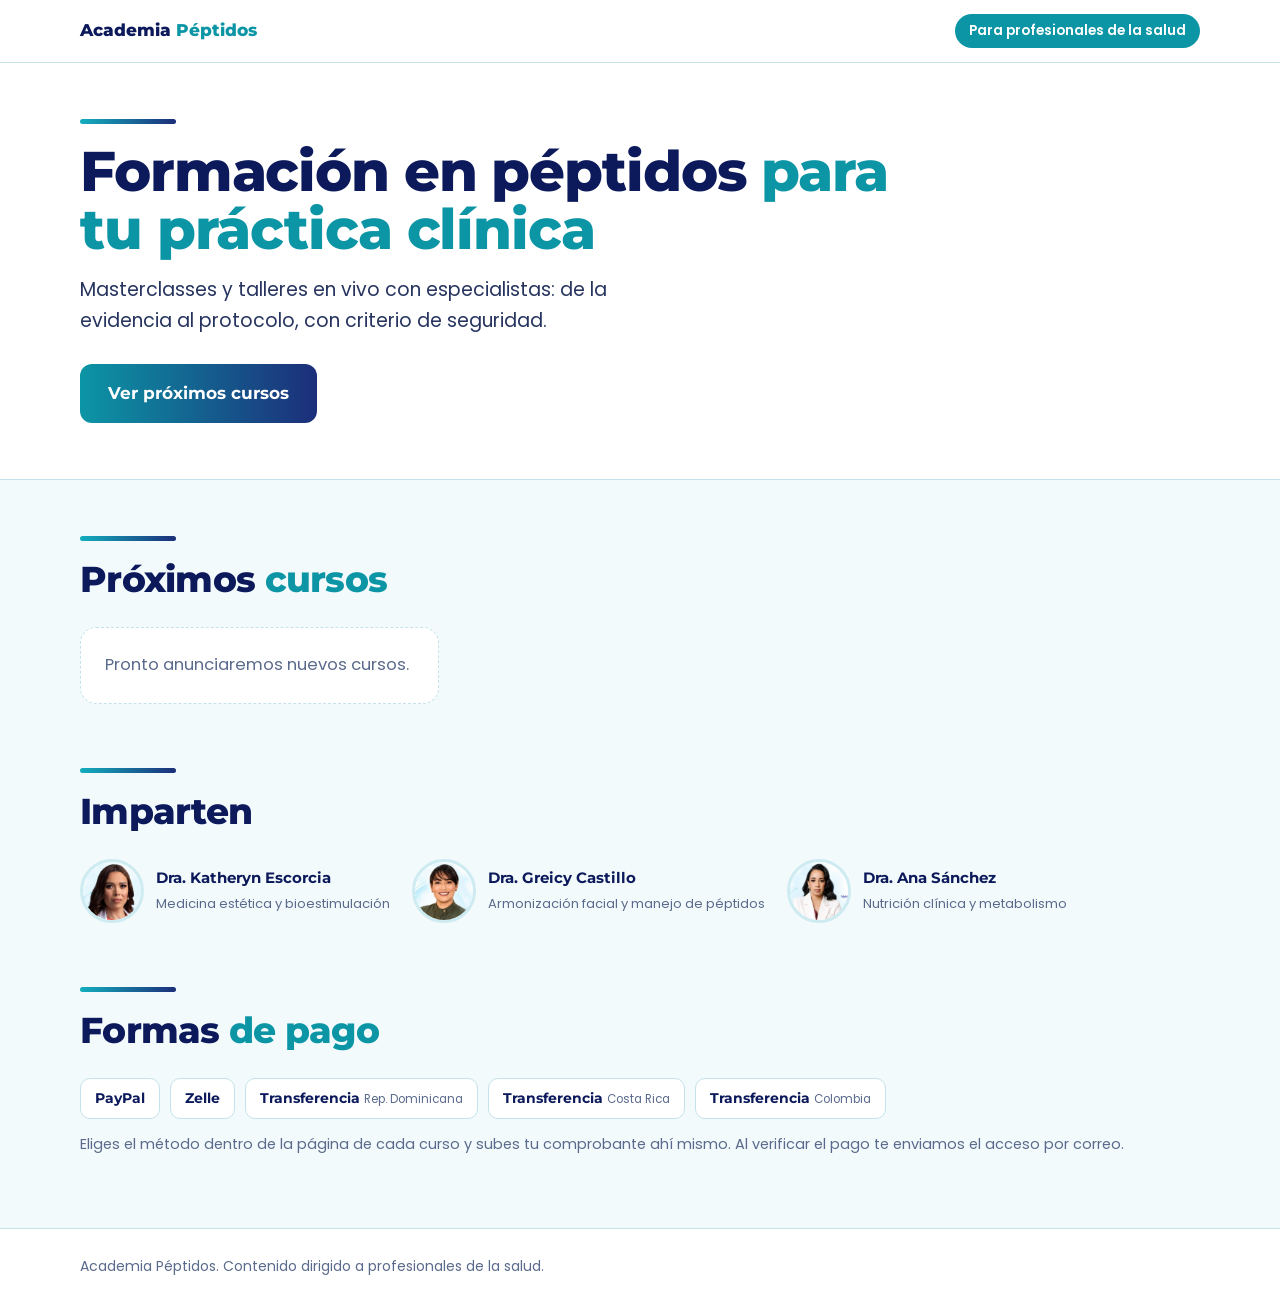
<file: index.html>
<!doctype html>
<html lang="es">
<head>
<meta charset="utf-8">
<meta name="viewport" content="width=device-width, initial-scale=1">
<title>Academia Péptidos: cursos para profesionales de la salud</title>
<meta name="description" content="Masterclasses y talleres sobre péptidos en la práctica clínica y la medicina estética, impartidos por especialistas. Para profesionales de la salud.">
<meta property="og:title" content="Academia Péptidos">
<meta property="og:description" content="Masterclasses y talleres sobre péptidos para profesionales de la salud.">
<meta property="og:image" content="https://opmr-dev.github.io/masterclass-peptidos/img/masterclass-estetica.jpg">
<meta property="og:type" content="website">
<link rel="preconnect" href="https://fonts.googleapis.com">
<link rel="preconnect" href="https://fonts.gstatic.com" crossorigin>
<link href="https://fonts.googleapis.com/css2?family=Montserrat:wght@600;700;800&family=Poppins:wght@400;500;600&display=swap" rel="stylesheet">
<link rel="stylesheet" href="estilos.css">
</head>
<body>

<header class="top"><div class="wrap">
  <div class="brand">Academia <span>Péptidos</span></div>
  <div class="pill">Para profesionales de la salud</div>
</div></header>

<div class="hero hub-hero"><div class="wrap">
  <div class="bar"></div>
  <h1>Formación en péptidos <span class="t2">para tu práctica clínica</span></h1>
  <p class="sub" style="margin-top:16px">Masterclasses y talleres en vivo con especialistas: de la evidencia al protocolo, con criterio de seguridad.</p>
  <a class="cta" href="#cursos">Ver próximos cursos</a>
</div></div>

<main class="wrap page">
  <section id="cursos" style="scroll-margin-top:16px">
    <div class="bar"></div>
    <h2>Próximos <span class="t2">cursos</span></h2>
    <div class="cursos" id="lista"></div>
  </section>

  <section>
    <div class="bar"></div>
    <h2>Imparten</h2>
    <div class="people" id="expositoras"></div>
  </section>

  <section>
    <div class="bar"></div>
    <h2>Formas <span class="t2">de pago</span></h2>
    <div class="paylist" id="pagos"></div>
    <p class="fine" style="font-size:14.5px;margin-top:14px">Eliges el método dentro de la página de cada curso y subes tu comprobante ahí mismo. Al verificar el pago te enviamos el acceso por correo.</p>
  </section>
</main>

<footer><div class="wrap">Academia Péptidos. Contenido dirigido a profesionales de la salud.</div></footer>

<script src="cursos.js"></script>
<script>
const A = window.ACADEMIA;
const esc = s => String(s).replace(/[&<>"']/g, c => ({ '&': '&amp;', '<': '&lt;', '>': '&gt;', '"': '&quot;', "'": '&#39;' }[c]));
const ahora = Date.now();
const fin = c => new Date(c.fecha).getTime() + (c.duracionMin || 120) * 6e4;

// Próximos cursos, del más cercano al más lejano. Los que ya terminaron no se muestran.
const proximos = A.CURSOS.filter(c => fin(c) > ahora).sort((a, b) => new Date(a.fecha) - new Date(b.fecha));
document.getElementById('lista').innerHTML = proximos.length ? proximos.map(c => {
  const local = c.montoLocal && c.montoLocal.DO;
  return '<a class="curso" href="' + esc(c.pagina) + '">' +
    '<img class="thumb" src="' + esc(c.imagen) + '" alt="" loading="lazy">' +
    '<div class="cbody"><span class="tag">' + esc(c.tipo) + '</span>' +
    '<h3>' + esc(c.titulo) + '</h3>' +
    '<div class="meta">' + esc(c.fechaTexto) + ' (RD) · ' + esc(c.lugar) + '</div>' +
    '<p>' + esc(c.resumen) + '</p>' +
    '<div class="row"><div><b>US$' + Number(c.precioUSD).toFixed(0) + '</b>' + (local ? '<small>' + esc(local) + ' en RD</small>' : '') + '</div>' +
    '<span class="go">Ver e inscribirme</span></div></div></a>';
}).join('') : '<div class="empty">Pronto anunciaremos nuevos cursos.</div>';

document.getElementById('expositoras').innerHTML = A.EXPOSITORAS.map(p =>
  '<div class="p"><img src="' + esc(p.foto) + '" alt=""><div><b>' + esc(p.nombre) + '</b><span>' + esc(p.area) + '</span></div></div>').join('');

document.getElementById('pagos').innerHTML = ['<span>PayPal</span>'].concat(Object.values(A.PAGOS.CUENTAS).map(c =>
  '<span>' + esc(c.titulo) + (c.titulo === 'Zelle' ? '' : '<small>' + esc(c.corto) + '</small>') + '</span>')).join('');
</script>
</body>
</html>
</file>
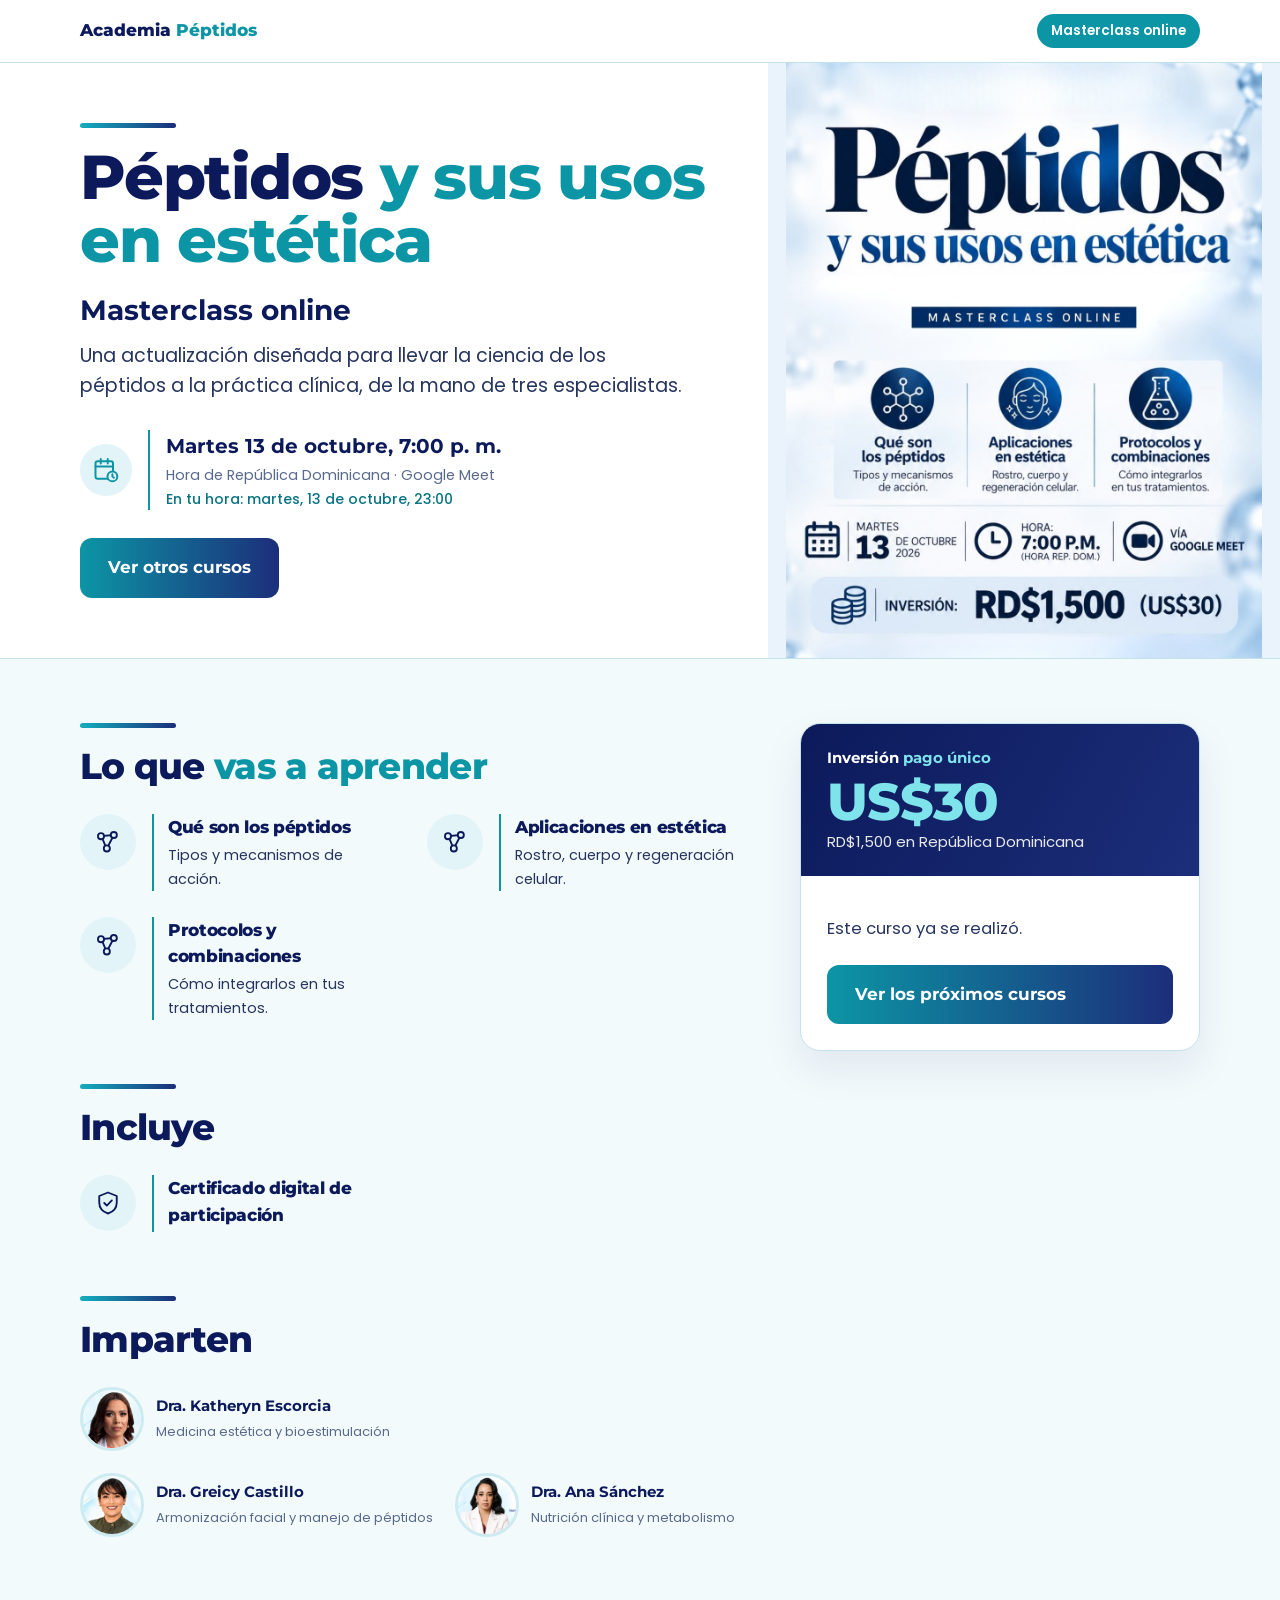
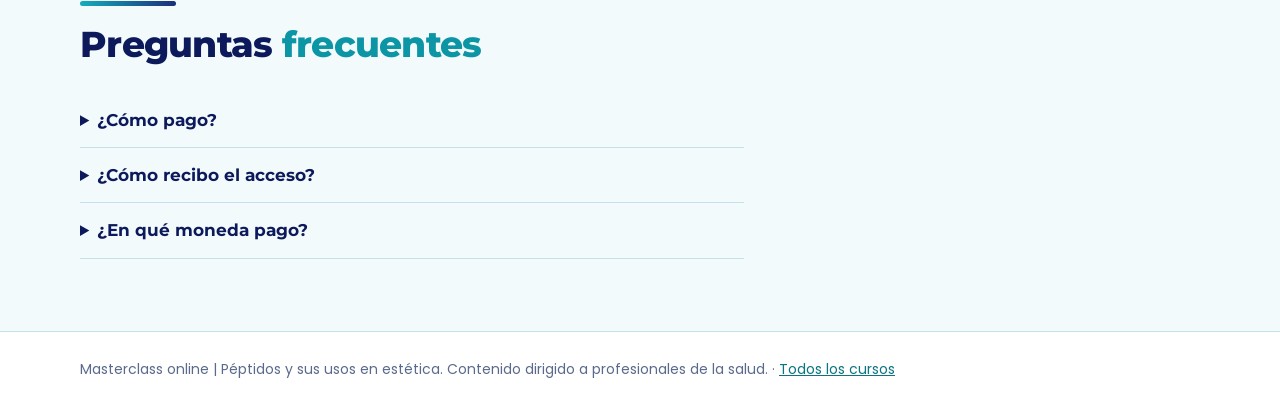
<file: estetica.html>
<!doctype html>
<html lang="es">
<head>
<meta charset="utf-8">
<meta name="viewport" content="width=device-width, initial-scale=1">
<title>Masterclass: Péptidos y sus usos en estética</title>
<meta name="description" content="Masterclass online para profesionales de la salud: fundamentos, aplicaciones, protocolos y combinaciones de los péptidos en medicina estética. Martes 13 de octubre, 7:00 p. m. (RD), por Google Meet.">
<meta property="og:title" content="Masterclass: Péptidos y sus usos en estética">
<meta property="og:description" content="Martes 13 de octubre, 7:00 p. m. (RD) · Google Meet · RD$1,500 (US$30) · Certificado digital.">
<meta property="og:image" content="https://opmr-dev.github.io/masterclass-peptidos/img/masterclass-estetica.jpg">
<meta property="og:type" content="website">
<link rel="preconnect" href="https://fonts.googleapis.com">
<link rel="preconnect" href="https://fonts.gstatic.com" crossorigin>
<link href="https://fonts.googleapis.com/css2?family=Montserrat:wght@600;700;800&family=Poppins:wght@400;500;600&display=swap" rel="stylesheet">
<link rel="stylesheet" href="estilos.css">
</head>
<!-- Para crear otro curso: copia este archivo, cambia data-curso por el id del curso en cursos.js y los textos de arriba. -->
<body data-curso="estetica-2026-10">
<noscript>Activa JavaScript para ver esta página.</noscript>
<script src="cursos.js"></script>
<script src="curso.js"></script>
</body>
</html>
</file>
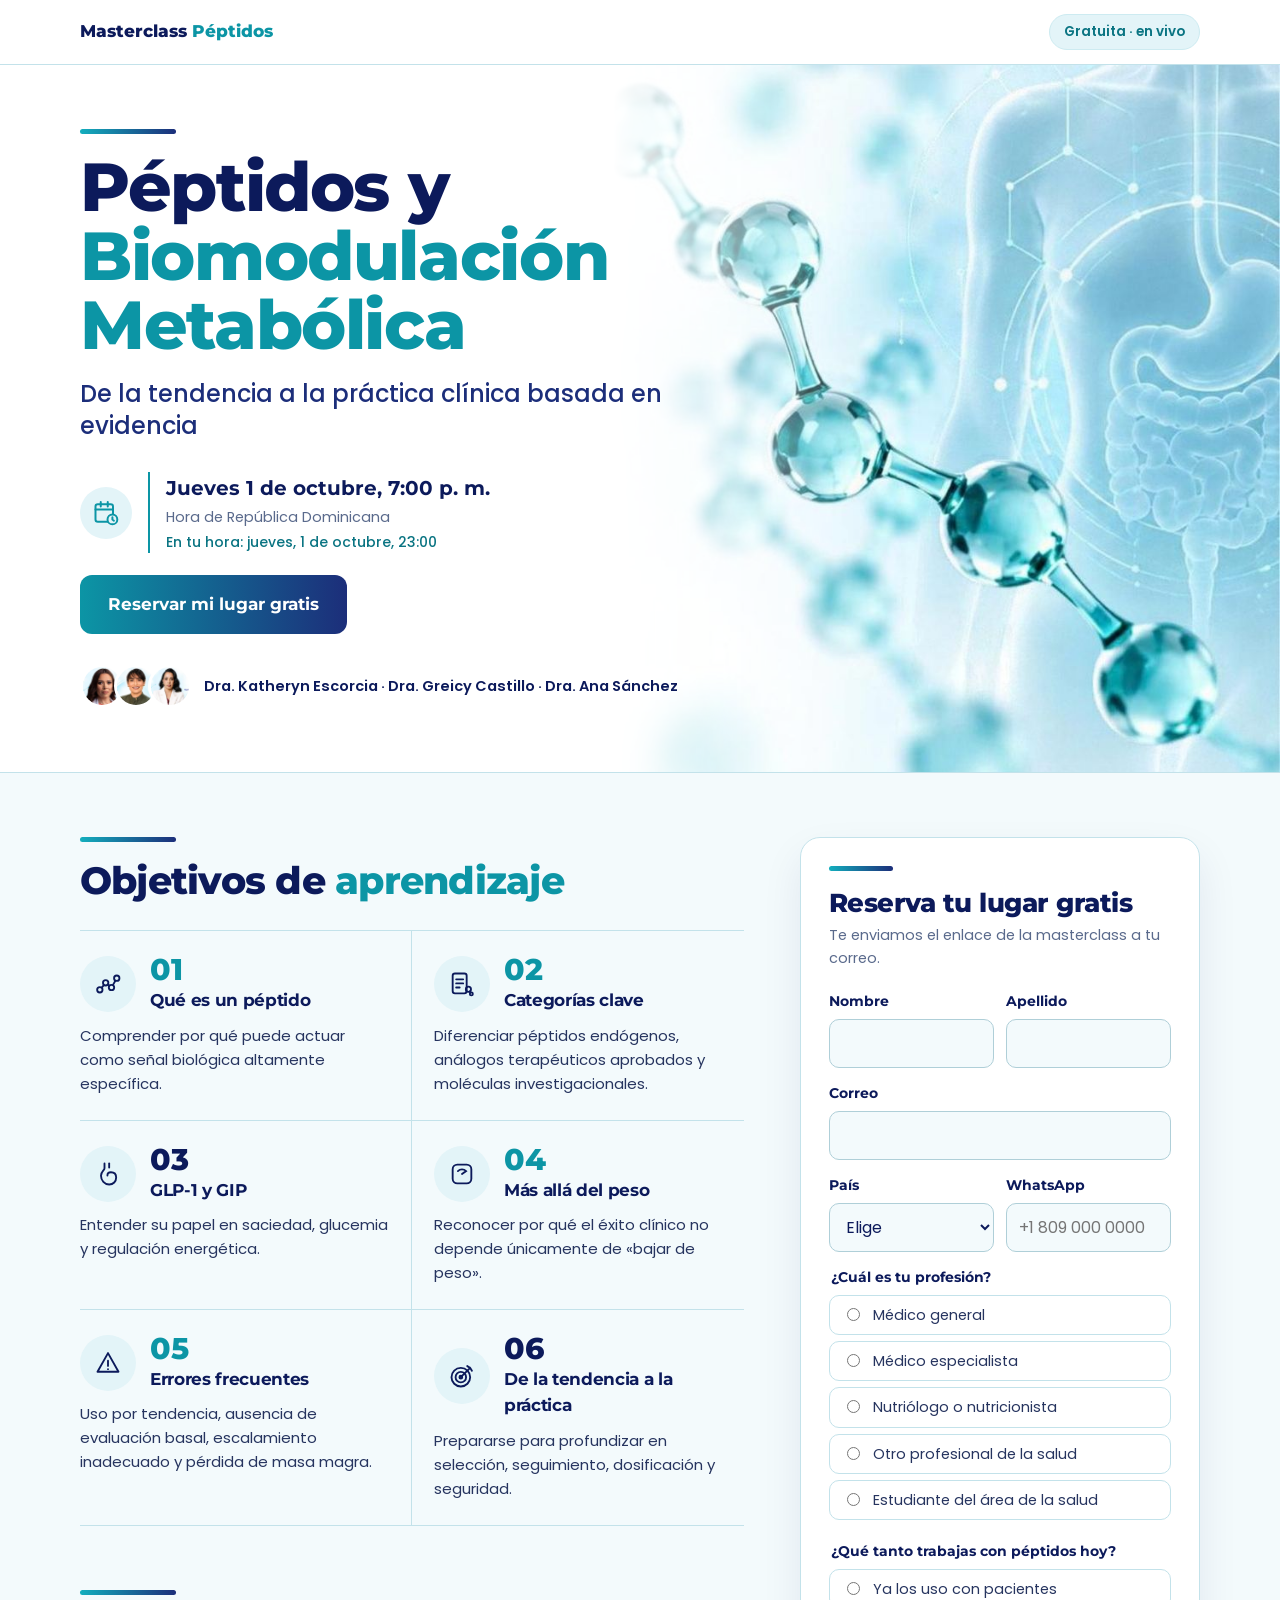
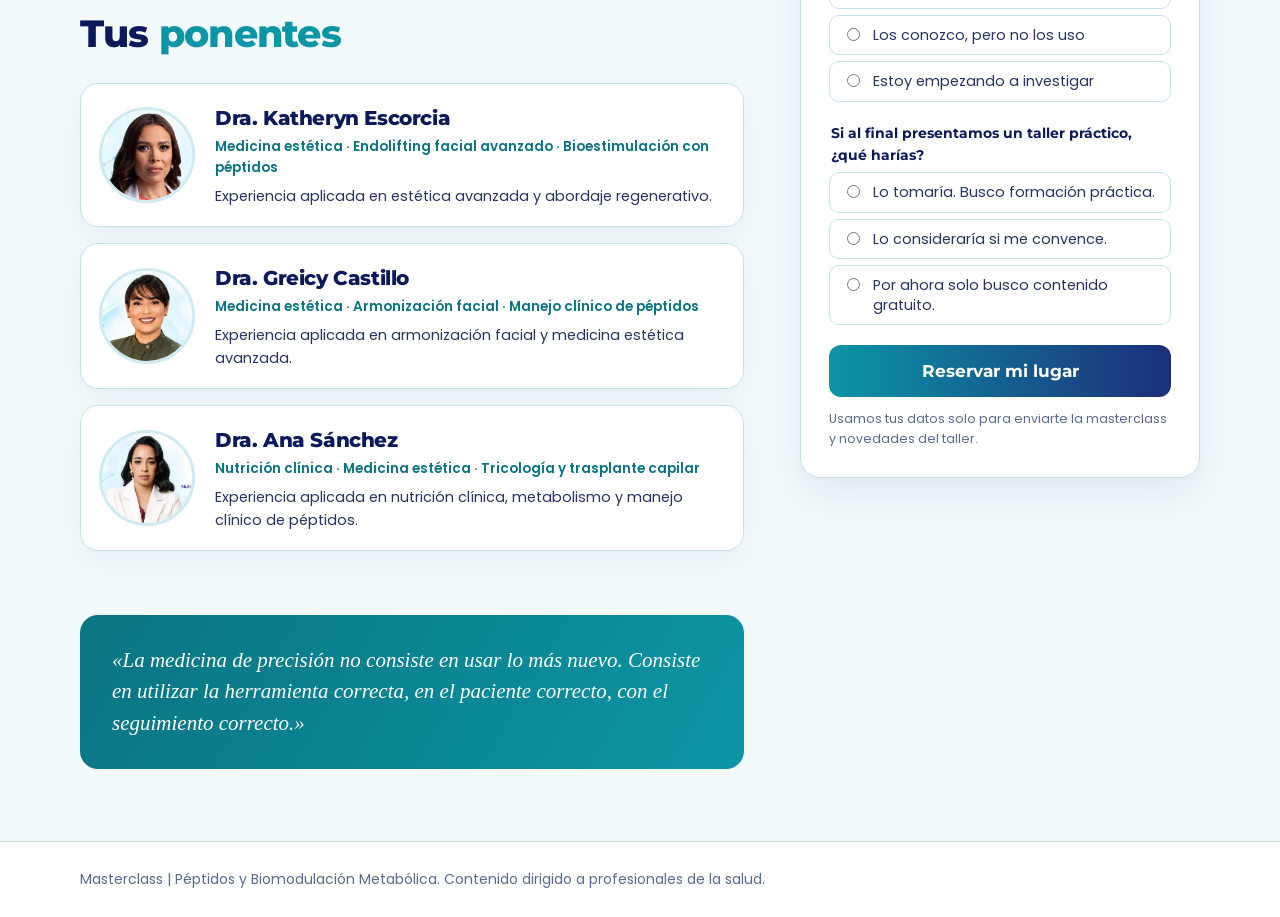
<file: masterclass-gratuita.html>
<!doctype html>
<html lang="es">
<head>
<meta charset="utf-8">
<meta name="viewport" content="width=device-width, initial-scale=1">
<title>Masterclass gratuita: Péptidos y Biomodulación Metabólica</title>
<meta name="description" content="Masterclass gratuita en vivo para profesionales de la salud. De la tendencia a la práctica clínica basada en evidencia. Jueves 1 de octubre, 7:00 p. m. hora de República Dominicana.">
<meta property="og:title" content="Masterclass gratuita: Péptidos y Biomodulación Metabólica">
<meta property="og:description" content="De la tendencia a la práctica clínica basada en evidencia. Jueves 1 de octubre, 7:00 p. m. (RD).">
<meta property="og:type" content="website">
<link rel="preconnect" href="https://fonts.googleapis.com">
<link rel="preconnect" href="https://fonts.gstatic.com" crossorigin>
<link href="https://fonts.googleapis.com/css2?family=Montserrat:wght@600;700;800&family=Poppins:wght@400;500;600&display=swap" rel="stylesheet">
<style>
  :root{
    --navy:#0C1A5B; --navy-2:#1C2E7A; --teal:#0C95A5; --teal-2:#13AEBD; --teal-dk:#0A7482;
    --ice:#F3FAFC; --ice-2:#E3F4F8; --ice-3:#CDEBF1; --line:#C3E2EA; --white:#FFFFFF;
    --body:#26345F; --muted:#5A6A8C; --error:#B3261E; --wa:#1DA851;
    --display:"Montserrat", system-ui, sans-serif;
    --text:"Poppins", system-ui, sans-serif;
    --bar:linear-gradient(90deg,var(--teal-2),var(--navy-2));
  }
  *{box-sizing:border-box}
  html{-webkit-text-size-adjust:100%;scroll-behavior:smooth}
  @media (prefers-reduced-motion:reduce){html{scroll-behavior:auto}}
  body{margin:0;background:var(--ice);color:var(--body);font-family:var(--text);font-size:16.5px;line-height:1.6}
  img{max-width:100%;display:block}
  a{color:var(--teal-dk)}
  :focus-visible{outline:3px solid var(--teal-2);outline-offset:2px}
  .wrap{max-width:1160px;margin:0 auto;padding:0 20px}
  .bar{width:96px;height:5px;border-radius:3px;background:var(--bar);margin-bottom:18px}
  h1,h2,h3{font-family:var(--display);color:var(--navy);letter-spacing:-.02em;margin:0}
  .t2{color:var(--teal)}

  /* Encabezado */
  .top{background:var(--white);border-bottom:1px solid var(--line)}
  .top .wrap{display:flex;justify-content:space-between;align-items:center;gap:12px;padding-top:14px;padding-bottom:14px}
  .brand{font-family:var(--display);font-weight:800;color:var(--navy);font-size:17px}
  .brand span{color:var(--teal)}
  .pill{font-weight:600;font-size:13.5px;color:var(--teal-dk);background:var(--ice-2);border:1px solid var(--ice-3);padding:6px 14px;border-radius:999px;white-space:nowrap}

  /* Hero */
  .hero{position:relative;background:var(--white);overflow:hidden;border-bottom:1px solid var(--line)}
  .hero .art{position:absolute;right:0;top:0;height:100%;width:52%;object-fit:cover;object-position:left center;
    -webkit-mask-image:linear-gradient(90deg,transparent 0,#000 38%);mask-image:linear-gradient(90deg,transparent 0,#000 38%)}
  .hero .wrap{position:relative;padding-top:64px;padding-bottom:64px}
  .hero-copy{max-width:600px}
  .hero h1{font-size:clamp(38px,6vw,68px);line-height:1.02;font-weight:800}
  .hero .sub{font-family:var(--text);font-size:clamp(19px,2.3vw,24px);font-weight:500;color:var(--navy-2);line-height:1.35;margin:18px 0 30px;max-width:26em}
  .when{display:flex;gap:16px;align-items:center;margin-bottom:22px}
  .when .ico{width:52px;height:52px;flex:none;border-radius:50%;background:var(--ice-2);display:grid;place-items:center}
  .when .txt{border-left:2px solid var(--teal);padding-left:16px}
  .when b{display:block;font-family:var(--display);font-size:20px;color:var(--navy)}
  .when small{font-size:14.5px;color:var(--muted)}
  #local{display:block;font-size:14px;color:var(--teal-dk);font-weight:500}
  .count{display:flex;gap:10px;margin:0 0 28px}
  .count div{background:var(--white);border:1px solid var(--line);border-radius:12px;min-width:74px;padding:8px 6px;text-align:center;box-shadow:0 6px 18px rgba(12,149,165,.08)}
  .count b{display:block;font-family:var(--display);font-size:28px;color:var(--navy);font-variant-numeric:tabular-nums;line-height:1.1}
  .count span{font-size:12.5px;color:var(--muted)}
  .live{display:none;font-family:var(--display);font-weight:700;color:var(--white);background:var(--teal);padding:10px 16px;border-radius:10px;margin:0 0 28px}
  .cta{display:inline-block;font-family:var(--display);font-weight:700;font-size:17px;color:var(--white);text-decoration:none;background:linear-gradient(90deg,var(--teal),var(--navy-2));padding:16px 28px;border-radius:12px;border:0;cursor:pointer}
  .cta:hover{filter:brightness(1.08)}
  .speakers-line{display:flex;gap:12px;align-items:center;margin-top:30px}
  .faces{display:flex;flex:none}
  .faces img{width:44px;height:44px;border-radius:50%;border:3px solid var(--white);margin-left:-10px;object-fit:cover}
  .faces img:first-child{margin-left:0}
  .speakers-line p{margin:0;font-size:14.5px;font-weight:600;color:var(--navy)}

  /* Cuerpo */
  .grid{display:grid;grid-template-columns:minmax(0,1fr) 400px;gap:56px;align-items:start;padding:64px 0 72px}
  section + section{margin-top:64px}
  h2{font-size:clamp(28px,3.6vw,38px);font-weight:800;line-height:1.1;margin-bottom:28px}

  .goals{display:grid;grid-template-columns:1fr 1fr;border-top:1px solid var(--line)}
  .goal{padding:24px 22px 24px 0;border-bottom:1px solid var(--line)}
  .goal:nth-child(odd){border-right:1px solid var(--line)}
  .goal:nth-child(even){padding-left:22px}
  .goal .head{display:flex;gap:14px;align-items:center;margin-bottom:10px}
  .circle{width:56px;height:56px;flex:none;border-radius:50%;background:var(--ice-2);display:grid;place-items:center}
  .goal .num{font-family:var(--display);font-weight:800;font-size:30px;line-height:1;color:var(--teal)}
  .goal:nth-child(3n) .num{color:var(--navy)}
  .goal h3{font-size:16.5px;font-weight:700;margin-top:2px}
  .goal p{margin:0;font-size:15px;color:var(--body)}

  .people{display:grid;gap:16px}
  .person{display:grid;grid-template-columns:96px 1fr;gap:20px;align-items:center;background:var(--white);border:1px solid var(--line);border-radius:18px;padding:18px 22px 18px 18px;box-shadow:0 10px 30px rgba(12,26,91,.05)}
  .person img{width:96px;height:96px;border-radius:50%;object-fit:cover;border:3px solid var(--ice-3)}
  .person h3{font-size:20px;font-weight:800}
  .person .tags{font-size:13.5px;font-weight:600;color:var(--teal-dk);margin:2px 0 6px}
  .person p{margin:0;font-size:14.5px}

  .quote{background:linear-gradient(120deg,var(--teal-dk),var(--teal));color:var(--white);border-radius:18px;padding:30px 32px}
  .quote p{font-family:Georgia,"Times New Roman",serif;font-style:italic;font-size:21px;line-height:1.5;margin:0;max-width:34em}

  /* Formulario */
  .card{background:var(--white);border:1px solid var(--line);border-radius:20px;padding:28px;position:sticky;top:20px;box-shadow:0 18px 40px rgba(12,26,91,.08);scroll-margin-top:16px}
  .card .bar{width:64px}
  .card h2{font-size:26px;margin-bottom:6px}
  .card .sub{color:var(--muted);font-size:14.5px;margin:0 0 20px}
  .field{margin-bottom:14px}
  .row{display:grid;grid-template-columns:1fr 1fr;gap:12px}
  label,.legend{display:block;font-family:var(--display);font-weight:700;font-size:14px;color:var(--navy);margin-bottom:6px}
  input[type=text],input[type=email],input[type=tel],select{width:100%;font:inherit;font-size:16px;padding:11px 12px;border:1px solid #AFCFD8;border-radius:10px;background:var(--ice);color:var(--navy)}
  input:focus,select:focus{border-color:var(--teal);outline:none;box-shadow:0 0 0 3px rgba(19,174,189,.2)}
  fieldset{border:0;margin:0 0 14px;padding:0}
  .opt{display:flex;gap:10px;align-items:flex-start;padding:9px 12px;border:1px solid var(--line);border-radius:10px;margin-bottom:6px;cursor:pointer;font-family:var(--text);font-weight:400;font-size:14.5px;color:var(--body);line-height:1.4}
  .opt:has(input:checked){border-color:var(--teal);background:var(--ice-2)}
  .opt input{margin-top:3px;accent-color:var(--teal)}
  .card .cta{width:100%;text-align:center}
  .card .cta[disabled]{opacity:.6;cursor:progress}
  .fine{font-size:12.5px;color:var(--muted);margin:12px 0 0}
  .msg{display:none;margin-top:12px;padding:12px;border-radius:10px;font-size:14.5px}
  .msg.error{display:block;background:#FCE8E6;color:var(--error)}
  .done{display:none}
  .done h2{color:var(--teal-dk)}
  .done p{font-size:15px}
  .btn-wa,.btn-alt{display:block;text-align:center;text-decoration:none;font-family:var(--display);font-weight:700;font-size:16px;padding:15px;border-radius:12px;margin-top:12px}
  .btn-wa{background:var(--wa);color:var(--white)}
  .btn-alt{background:var(--white);color:var(--navy);border:2px solid var(--ice-3)}
  .hp{position:absolute;left:-9999px}

  footer{background:var(--white);border-top:1px solid var(--line);padding:26px 0;font-size:14px;color:var(--muted)}

  @media (max-width:960px){
    .grid{grid-template-columns:minmax(0,1fr);gap:48px;padding-top:44px}
    .card{position:static}
    .hero .art{position:relative;width:100%;height:240px;object-position:center 30%;
      -webkit-mask-image:linear-gradient(180deg,#000 55%,transparent);mask-image:linear-gradient(180deg,#000 55%,transparent)}
    .hero .wrap{padding-top:8px;padding-bottom:44px}
  }
  @media (max-width:560px){
    .goals{grid-template-columns:1fr}
    .goal:nth-child(n){padding:20px 0;border-right:0}
    .row{grid-template-columns:1fr}
    .card{padding:22px}
    .count div{min-width:0;flex:1}
    .person{grid-template-columns:72px 1fr;gap:14px;padding:16px}
    .person img{width:72px;height:72px}
    .top .pill{display:none}
    .quote{padding:24px}
    .quote p{font-size:18px}
  }
</style>
</head>
<body>

<header class="top">
  <div class="wrap">
    <div class="brand">Masterclass <span>Péptidos</span></div>
    <div class="pill">Gratuita · en vivo</div>
  </div>
</header>

<div class="hero">
  <img class="art" src="[data-uri]" alt="">
  <div class="wrap">
    <div class="hero-copy">
      <div class="bar"></div>
      <h1>Péptidos y <span class="t2">Biomodulación Metabólica</span></h1>
      <p class="sub">De la tendencia a la práctica clínica basada en evidencia</p>

      <div class="when">
        <div class="ico" aria-hidden="true">
          <svg width="28" height="28" viewBox="0 0 24 24" fill="none" stroke="#0C95A5" stroke-width="1.7" stroke-linecap="round" stroke-linejoin="round"><rect x="3" y="4.5" width="15" height="15" rx="2"/><path d="M3 9h15M7.5 2.5v4M13.5 2.5v4"/><circle cx="17.5" cy="17.5" r="4.2" fill="#E3F4F8"/><path d="M17.5 15.6v2l1.3 1"/></svg>
        </div>
        <div class="txt">
          <!-- EDITA si cambia la fecha (y también FECHA_MASTERCLASS abajo) -->
          <b>Jueves 1 de octubre, 7:00 p. m.</b>
          <small>Hora de República Dominicana</small>
          <span id="local"></span>
        </div>
      </div>

      <div class="count" id="count" aria-label="Tiempo para que empiece la masterclass">
        <div><b id="cd-d">00</b><span>días</span></div>
        <div><b id="cd-h">00</b><span>horas</span></div>
        <div><b id="cd-m">00</b><span>min</span></div>
        <div><b id="cd-s">00</b><span>seg</span></div>
      </div>
      <div class="live" id="live">Estamos en vivo. Revisa tu correo para entrar.</div>

      <a class="cta" href="#registro">Reservar mi lugar gratis</a>

      <div class="speakers-line">
        <div class="faces">
          <img src="[data-uri]" alt="">
          <img src="[data-uri]" alt="">
          <img src="[data-uri]" alt="">
        </div>
        <p>Dra. Katheryn Escorcia · Dra. Greicy Castillo · Dra. Ana Sánchez</p>
      </div>
    </div>
  </div>
</div>

<main class="wrap">
  <div class="grid">
    <div>
      <section>
        <div class="bar"></div>
        <h2>Objetivos de <span class="t2">aprendizaje</span></h2>
        <div class="goals">
          <div class="goal">
            <div class="head">
              <div class="circle"><svg width="28" height="28" viewBox="0 0 24 24" fill="none" stroke="#0C1A5B" stroke-width="1.6"><circle cx="5" cy="17" r="2.3"/><circle cx="10" cy="11" r="2.3"/><circle cx="15" cy="15" r="2.3"/><circle cx="19.5" cy="7" r="2.3"/><path d="M6.5 15.3 8.6 12.8M12.1 12.2l1.1 1.5M16.2 13l2.2-4"/></svg></div>
              <div><div class="num">01</div><h3>Qué es un péptido</h3></div>
            </div>
            <p>Comprender por qué puede actuar como señal biológica altamente específica.</p>
          </div>
          <div class="goal">
            <div class="head">
              <div class="circle"><svg width="28" height="28" viewBox="0 0 24 24" fill="none" stroke="#0C1A5B" stroke-width="1.6" stroke-linecap="round"><rect x="4" y="3" width="12" height="17" rx="2"/><path d="M7 8h6M7 11.5h6M7 15h3"/><circle cx="17.5" cy="16.5" r="2.2"/><circle cx="20" cy="20.5" r="1.3"/><path d="M18.6 18.4l.7 1"/></svg></div>
              <div><div class="num">02</div><h3>Categorías clave</h3></div>
            </div>
            <p>Diferenciar péptidos endógenos, análogos terapéuticos aprobados y moléculas investigacionales.</p>
          </div>
          <div class="goal">
            <div class="head">
              <div class="circle"><svg width="28" height="28" viewBox="0 0 24 24" fill="none" stroke="#0C1A5B" stroke-width="1.6" stroke-linecap="round"><path d="M9 3v4c0 2-3 2.5-3 6.5C6 17.5 9 21 13 21c3.5 0 6-2.5 6-6 0-3-2-4.5-4.5-4.5-2 0-3 1.3-3 2.8"/><path d="M13 3v3.5"/></svg></div>
              <div><div class="num">03</div><h3>GLP-1 y GIP</h3></div>
            </div>
            <p>Entender su papel en saciedad, glucemia y regulación energética.</p>
          </div>
          <div class="goal">
            <div class="head">
              <div class="circle"><svg width="28" height="28" viewBox="0 0 24 24" fill="none" stroke="#0C1A5B" stroke-width="1.6" stroke-linecap="round"><rect x="4" y="4" width="16" height="16" rx="4"/><path d="M8.5 9.5a5 5 0 0 1 7 0L12 12"/></svg></div>
              <div><div class="num">04</div><h3>Más allá del peso</h3></div>
            </div>
            <p>Reconocer por qué el éxito clínico no depende únicamente de «bajar de peso».</p>
          </div>
          <div class="goal">
            <div class="head">
              <div class="circle"><svg width="28" height="28" viewBox="0 0 24 24" fill="none" stroke="#0C1A5B" stroke-width="1.6" stroke-linecap="round" stroke-linejoin="round"><path d="M12 3.5 21 19.5H3z"/><path d="M12 10v4.5M12 17.2v.1"/></svg></div>
              <div><div class="num">05</div><h3>Errores frecuentes</h3></div>
            </div>
            <p>Uso por tendencia, ausencia de evaluación basal, escalamiento inadecuado y pérdida de masa magra.</p>
          </div>
          <div class="goal">
            <div class="head">
              <div class="circle"><svg width="28" height="28" viewBox="0 0 24 24" fill="none" stroke="#0C1A5B" stroke-width="1.6" stroke-linecap="round"><circle cx="11" cy="13" r="8"/><circle cx="11" cy="13" r="4.5"/><circle cx="11" cy="13" r="1.2"/><path d="m11 13 8-8M16.5 3.5 19 5l1.5 2.5"/></svg></div>
              <div><div class="num">06</div><h3>De la tendencia a la práctica</h3></div>
            </div>
            <p>Prepararse para profundizar en selección, seguimiento, dosificación y seguridad.</p>
          </div>
        </div>
      </section>

      <section>
        <div class="bar"></div>
        <h2>Tus <span class="t2">ponentes</span></h2>
        <div class="people">
          <div class="person">
            <img src="[data-uri]" alt="Dra. Katheryn Escorcia">
            <div>
              <h3>Dra. Katheryn Escorcia</h3>
              <div class="tags">Medicina estética · Endolifting facial avanzado · Bioestimulación con péptidos</div>
              <p>Experiencia aplicada en estética avanzada y abordaje regenerativo.</p>
            </div>
          </div>
          <div class="person">
            <img src="[data-uri]" alt="Dra. Greicy Castillo">
            <div>
              <h3>Dra. Greicy Castillo</h3>
              <div class="tags">Medicina estética · Armonización facial · Manejo clínico de péptidos</div>
              <p>Experiencia aplicada en armonización facial y medicina estética avanzada.</p>
            </div>
          </div>
          <div class="person">
            <img src="[data-uri]" alt="Dra. Ana Sánchez">
            <div>
              <h3>Dra. Ana Sánchez</h3>
              <div class="tags">Nutrición clínica · Medicina estética · Tricología y trasplante capilar</div>
              <p>Experiencia aplicada en nutrición clínica, metabolismo y manejo clínico de péptidos.</p>
            </div>
          </div>
        </div>
      </section>

      <section class="quote">
        <p>«La medicina de precisión no consiste en usar lo más nuevo. Consiste en utilizar la herramienta correcta, en el paciente correcto, con el seguimiento correcto.»</p>
      </section>
    </div>

    <aside>
      <div class="card" id="registro">
        <form id="form" novalidate>
          <div class="bar"></div>
          <h2>Reserva tu lugar gratis</h2>
          <p class="sub">Te enviamos el enlace de la masterclass a tu correo.</p>

          <div class="row">
            <div class="field"><label for="nombre">Nombre</label><input id="nombre" name="nombre" type="text" autocomplete="given-name"></div>
            <div class="field"><label for="apellido">Apellido</label><input id="apellido" name="apellido" type="text" autocomplete="family-name"></div>
          </div>
          <div class="field"><label for="email">Correo</label><input id="email" name="email" type="email" autocomplete="email"></div>
          <div class="row">
            <div class="field"><label for="pais">País</label>
              <select id="pais" name="pais">
                <option value="">Elige</option>
                <option>República Dominicana</option><option>Puerto Rico</option><option>México</option>
                <option>Colombia</option><option>Venezuela</option><option>Costa Rica</option>
                <option>Panamá</option><option>Guatemala</option><option>Honduras</option>
                <option>El Salvador</option><option>Nicaragua</option><option>Ecuador</option>
                <option>Perú</option><option>Bolivia</option><option>Chile</option>
                <option>Paraguay</option><option>Uruguay</option><option>Argentina</option>
                <option>Brasil</option><option>España</option><option>Estados Unidos</option><option>Otro</option>
              </select>
            </div>
            <div class="field"><label for="whatsapp">WhatsApp</label><input id="whatsapp" name="whatsapp" type="tel" autocomplete="tel" placeholder="+1 809 000 0000"></div>
          </div>

          <fieldset>
            <legend class="legend">¿Cuál es tu profesión?</legend>
            <label class="opt"><input type="radio" name="profesion" value="Médico general"> Médico general</label>
            <label class="opt"><input type="radio" name="profesion" value="Médico especialista"> Médico especialista</label>
            <label class="opt"><input type="radio" name="profesion" value="Nutriólogo / nutricionista"> Nutriólogo o nutricionista</label>
            <label class="opt"><input type="radio" name="profesion" value="Otro profesional de la salud"> Otro profesional de la salud</label>
            <label class="opt"><input type="radio" name="profesion" value="Estudiante del área de la salud"> Estudiante del área de la salud</label>
          </fieldset>

          <fieldset>
            <legend class="legend">¿Qué tanto trabajas con péptidos hoy?</legend>
            <label class="opt"><input type="radio" name="experiencia" value="Ya los uso con pacientes"> Ya los uso con pacientes</label>
            <label class="opt"><input type="radio" name="experiencia" value="Los conozco pero no los uso"> Los conozco, pero no los uso</label>
            <label class="opt"><input type="radio" name="experiencia" value="Estoy empezando a investigar"> Estoy empezando a investigar</label>
          </fieldset>

          <fieldset>
            <legend class="legend">Si al final presentamos un taller práctico, ¿qué harías?</legend>
            <label class="opt"><input type="radio" name="intencion" value="Lo tomaría"> Lo tomaría. Busco formación práctica.</label>
            <label class="opt"><input type="radio" name="intencion" value="Lo consideraría"> Lo consideraría si me convence.</label>
            <label class="opt"><input type="radio" name="intencion" value="Solo contenido gratuito"> Por ahora solo busco contenido gratuito.</label>
          </fieldset>

          <!-- Campo trampa contra bots: no lo borres -->
          <input class="hp" type="text" name="empresa" tabindex="-1" autocomplete="off" aria-hidden="true">

          <button class="cta" id="submit" type="submit">Reservar mi lugar</button>
          <div class="msg" id="msg" role="alert"></div>
          <p class="fine">Usamos tus datos solo para enviarte la masterclass y novedades del taller.</p>
        </form>

        <div class="done" id="done" tabindex="-1">
          <div class="bar"></div>
          <h2>Lugar reservado</h2>
          <p>Te enviamos el enlace de la masterclass a tu correo. Si no lo ves, revisa spam o promociones.</p>
          <p>Únete al grupo: ahí compartimos el enlace y los avisos del día.</p>
          <a class="btn-wa" id="wa-grupo" href="#" target="_blank" rel="noopener">Unirme al grupo de WhatsApp</a>
          <a class="btn-alt" id="cal" href="#" target="_blank" rel="noopener">Añadir a Google Calendar</a>
        </div>
      </div>
    </aside>
  </div>
</main>

<footer>
  <div class="wrap">Masterclass | Péptidos y Biomodulación Metabólica. Contenido dirigido a profesionales de la salud.</div>
</footer>

<script>
/* ===================== CONFIGURACIÓN ===================== */
const CONFIG = {
  // URL del Web App de Apps Script (termina en /exec). Ver GUIA.md, paso 3.
  SCRIPT_URL: 'https://script.google.com/macros/s/AKfycbyqX1-TAREARN2dAc7PfeynJGfSAlWVOKI1kJUGug26Z5DlP_uihVJWESS1imKMuwMGVg/exec',
  // Grupo de WhatsApp de la masterclass (el grupo de avisos, NO el de alumnos del taller)
  WHATSAPP_MASTERCLASS: 'https://chat.whatsapp.com/GY0ZiaKeMNAGDqhacE286U',
  // Fecha y hora con zona horaria (-04:00 = República Dominicana)
  FECHA_MASTERCLASS: '2026-10-01T19:00:00-04:00',
  DURACION_MIN: 120,
  TITULO_EVENTO: 'Masterclass: Péptidos y Biomodulación Metabólica'
};
/* ========================================================= */

const $ = id => document.getElementById(id);
const start = new Date(CONFIG.FECHA_MASTERCLASS);
const end = new Date(start.getTime() + CONFIG.DURACION_MIN * 6e4);

// Hora en la zona de quien visita
try {
  const tz = Intl.DateTimeFormat().resolvedOptions().timeZone;
  if (tz && tz !== 'America/Santo_Domingo') {
    const f = new Intl.DateTimeFormat('es', { weekday: 'long', day: 'numeric', month: 'long', hour: 'numeric', minute: '2-digit' });
    $('local').textContent = 'En tu hora: ' + f.format(start);
  }
} catch (e) {}

// Contador
const pad = n => String(n).padStart(2, '0');
function tick(){
  const now = Date.now();
  if (now >= start.getTime()) {
    $('count').style.display = 'none';
    if (now < end.getTime()) $('live').style.display = 'inline-block';
    return;
  }
  let diff = start.getTime() - now;
  const d = Math.floor(diff / 864e5); diff -= d * 864e5;
  const h = Math.floor(diff / 36e5);  diff -= h * 36e5;
  const m = Math.floor(diff / 6e4);   diff -= m * 6e4;
  $('cd-d').textContent = pad(d); $('cd-h').textContent = pad(h);
  $('cd-m').textContent = pad(m); $('cd-s').textContent = pad(Math.floor(diff / 1e3));
}
tick(); setInterval(tick, 1000);

function calLink(){
  const fmt = d => d.toISOString().replace(/[-:]/g, '').replace(/\.\d{3}/, '');
  const p = new URLSearchParams({ action: 'TEMPLATE', text: CONFIG.TITULO_EVENTO,
    dates: fmt(start) + '/' + fmt(end), details: 'El enlace de acceso está en el correo de confirmación.' });
  return 'https://calendar.google.com/calendar/render?' + p.toString();
}

// Envío del formulario
const form = $('form'), msg = $('msg'), btn = $('submit');
function showError(t){ msg.textContent = t; msg.className = 'msg error'; }

form.addEventListener('submit', async (e) => {
  e.preventDefault();
  msg.className = 'msg';
  const data = Object.fromEntries(new FormData(form).entries());
  if (data.empresa) return;

  const missing = [];
  if (!data.nombre?.trim()) missing.push('nombre');
  if (!data.apellido?.trim()) missing.push('apellido');
  if (!/^\S+@\S+\.\S+$/.test(data.email || '')) missing.push('un correo válido');
  if (!data.pais) missing.push('país');
  if ((data.whatsapp || '').replace(/\D/g, '').length < 8) missing.push('WhatsApp con código de país');
  if (!data.profesion) missing.push('profesión');
  if (!data.experiencia) missing.push('experiencia con péptidos');
  if (!data.intencion) missing.push('qué harías con el taller');
  if (missing.length){ showError('Completa: ' + missing.join(', ') + '.'); return; }
  if (!CONFIG.SCRIPT_URL.startsWith('https://')){ showError('Falta configurar SCRIPT_URL (ver GUIA.md).'); return; }

  btn.disabled = true; btn.textContent = 'Reservando…';
  try{
    const res = await fetch(CONFIG.SCRIPT_URL, {
      method: 'POST',
      headers: { 'Content-Type': 'text/plain;charset=utf-8' }, // evita el bloqueo CORS de Apps Script
      body: JSON.stringify({ action: 'registro', ...data, origen: location.href })
    });
    const out = await res.json();
    if (!out.ok) throw new Error(out.error || 'Error');
    form.style.display = 'none';
    $('cal').href = calLink();
    if (CONFIG.WHATSAPP_MASTERCLASS.includes('PEGA_AQUI')) $('wa-grupo').style.display = 'none';
    else $('wa-grupo').href = CONFIG.WHATSAPP_MASTERCLASS;
    $('done').style.display = 'block'; $('done').focus();
  }catch(err){
    showError('No pudimos guardar tu registro. Revisa tu conexión y vuelve a intentarlo.');
    btn.disabled = false; btn.textContent = 'Reservar mi lugar';
  }
});
</script>
</body>
</html>
</file>
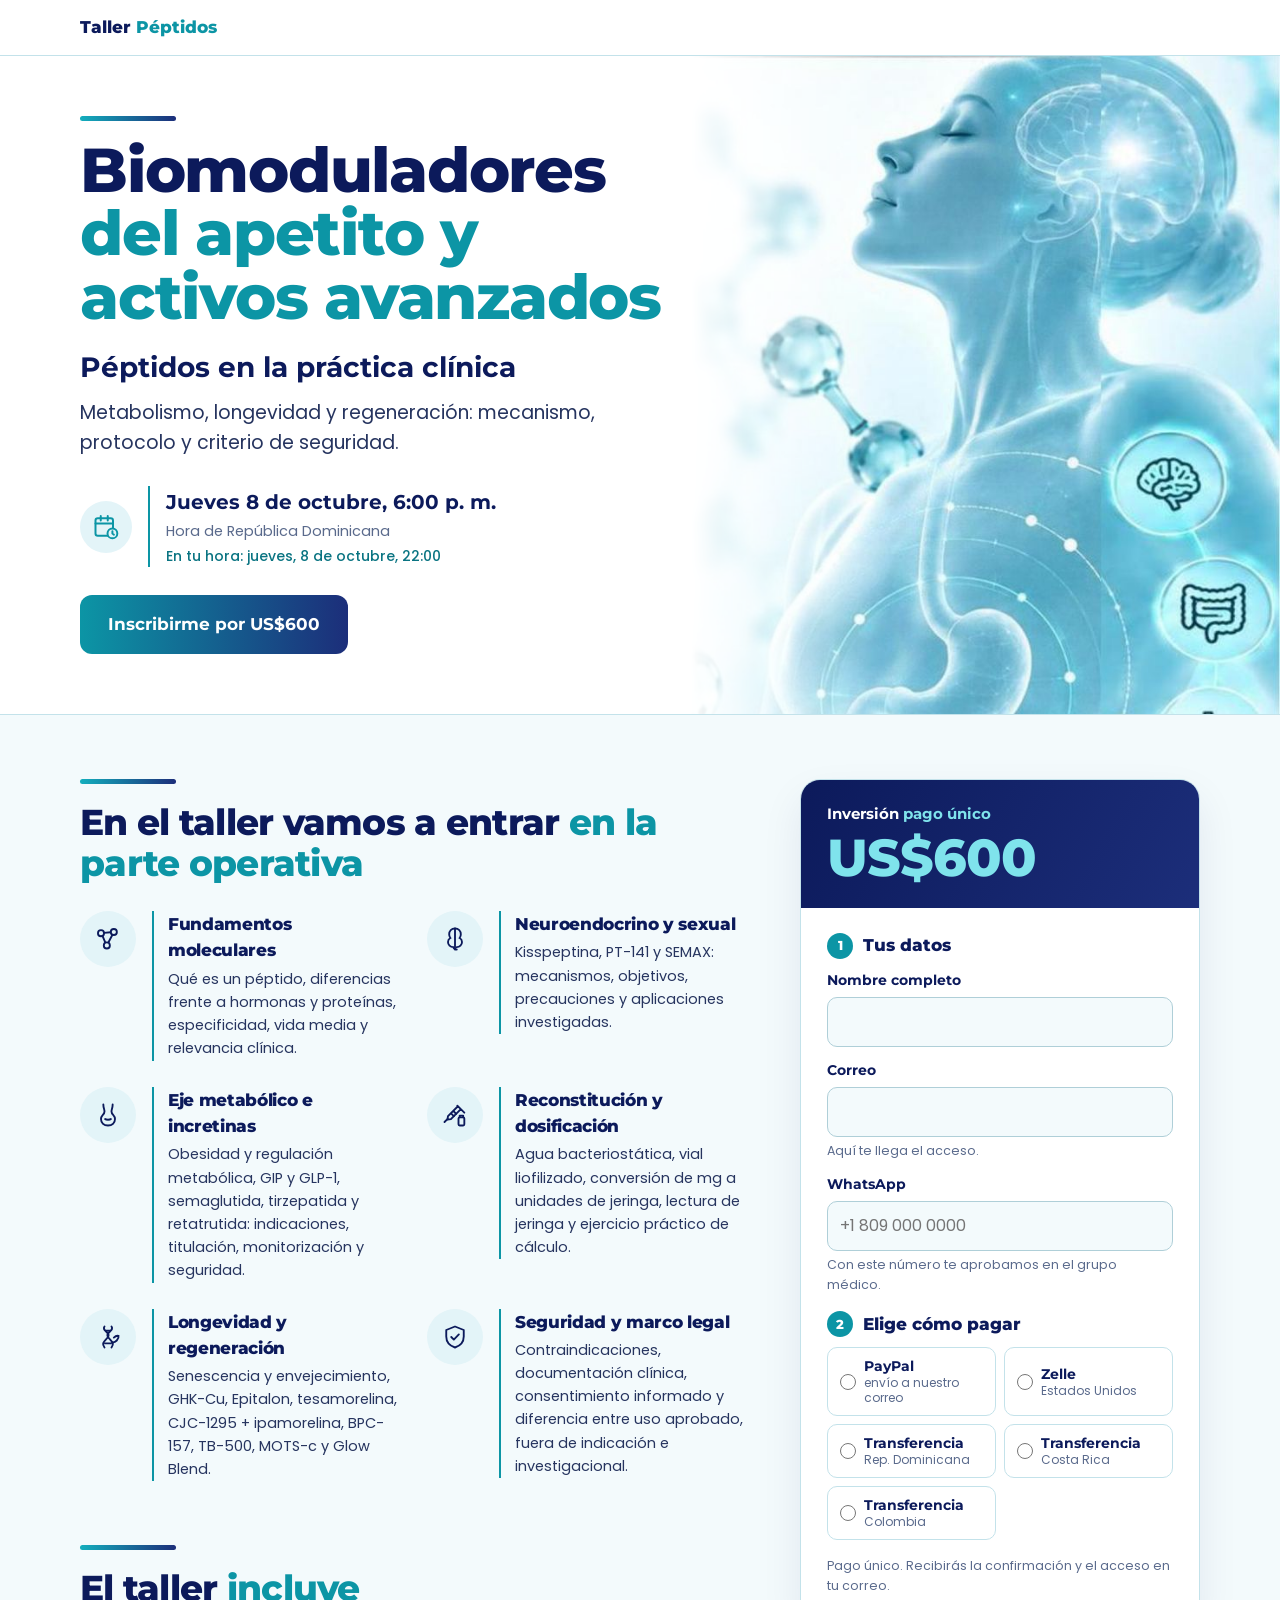
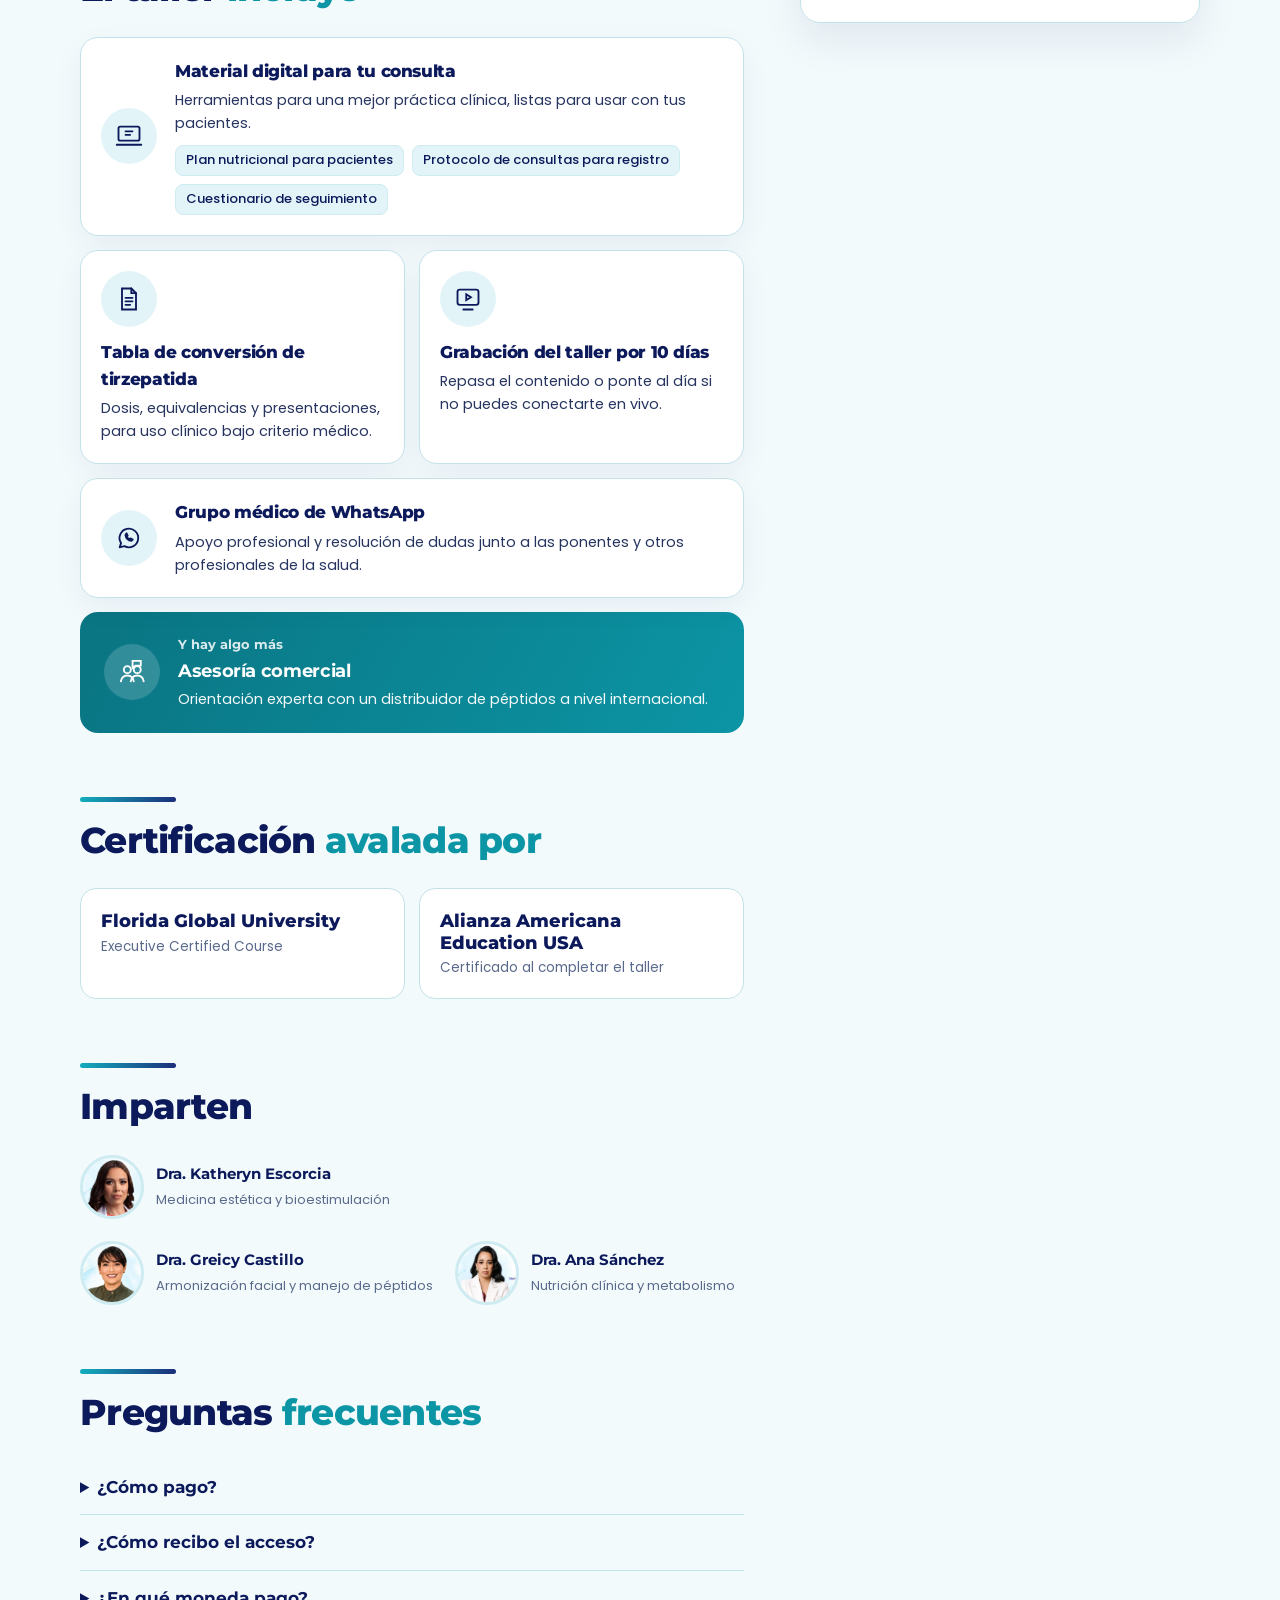
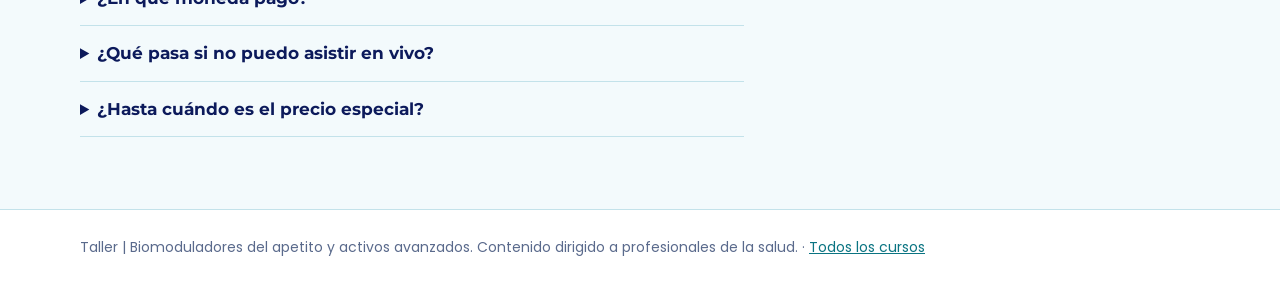
<file: taller.html>
<!doctype html>
<html lang="es">
<head>
<meta charset="utf-8">
<meta name="viewport" content="width=device-width, initial-scale=1">
<title>Taller: Biomoduladores del apetito y activos avanzados</title>
<meta name="description" content="Taller práctico para profesionales de la salud: péptidos en la práctica clínica. Metabolismo, longevidad y regeneración: mecanismo, protocolo y criterio de seguridad.">
<meta name="robots" content="noindex">
<link rel="preconnect" href="https://fonts.googleapis.com">
<link rel="preconnect" href="https://fonts.gstatic.com" crossorigin>
<link href="https://fonts.googleapis.com/css2?family=Montserrat:wght@600;700;800&family=Poppins:wght@400;500;600&display=swap" rel="stylesheet">
<style>
  :root{
    --navy:#0C1A5B; --navy-2:#1C2E7A; --teal:#0C95A5; --teal-2:#13AEBD; --teal-dk:#0A7482;
    --ice:#F3FAFC; --ice-2:#E3F4F8; --ice-3:#CDEBF1; --line:#C3E2EA; --white:#FFFFFF;
    --body:#26345F; --muted:#5A6A8C; --error:#B3261E; --wa:#1DA851;
    --display:"Montserrat", system-ui, sans-serif;
    --text:"Poppins", system-ui, sans-serif;
    --bar:linear-gradient(90deg,var(--teal-2),var(--navy-2));
  }
  *{box-sizing:border-box}
  html{-webkit-text-size-adjust:100%;scroll-behavior:smooth}
  @media (prefers-reduced-motion:reduce){html{scroll-behavior:auto}}
  body{margin:0;background:var(--ice);color:var(--body);font-family:var(--text);font-size:16.5px;line-height:1.6}
  img{max-width:100%;display:block}
  a{color:var(--teal-dk)}
  :focus-visible{outline:3px solid var(--teal-2);outline-offset:2px}
  .wrap{max-width:1160px;margin:0 auto;padding:0 20px}
  .bar{width:96px;height:5px;border-radius:3px;background:var(--bar);margin-bottom:18px}
  h1,h2,h3{font-family:var(--display);color:var(--navy);letter-spacing:-.02em;margin:0}
  .t2{color:var(--teal)}

  .top{background:var(--white);border-bottom:1px solid var(--line)}
  .top .wrap{display:flex;justify-content:space-between;align-items:center;gap:12px;padding-top:14px;padding-bottom:14px}
  .brand{font-family:var(--display);font-weight:800;color:var(--navy);font-size:17px}
  .brand span{color:var(--teal)}
  .pill{font-weight:600;font-size:13.5px;color:var(--white);background:var(--teal);padding:6px 14px;border-radius:999px;white-space:nowrap}

  /* Hero */
  .hero{position:relative;background:var(--white);overflow:hidden;border-bottom:1px solid var(--line)}
  .hero .art{position:absolute;right:0;top:0;height:100%;width:46%;object-fit:cover;object-position:center top;
    -webkit-mask-image:linear-gradient(90deg,transparent 0,#000 34%);mask-image:linear-gradient(90deg,transparent 0,#000 34%)}
  .hero .wrap{position:relative;padding-top:60px;padding-bottom:60px}
  .hero-copy{max-width:640px}
  .hero h1{font-size:clamp(36px,5.6vw,62px);line-height:1.02;font-weight:800}
  .hero .kicker{font-family:var(--display);font-weight:700;font-size:clamp(20px,2.6vw,28px);color:var(--navy);margin:16px 0 8px}
  .hero .sub{font-size:clamp(16.5px,1.8vw,19px);color:var(--body);margin:0 0 28px;max-width:32em}
  .when{display:flex;gap:16px;align-items:center;margin-bottom:28px}
  .when .ico{width:52px;height:52px;flex:none;border-radius:50%;background:var(--ice-2);display:grid;place-items:center}
  .when .txt{border-left:2px solid var(--teal);padding-left:16px}
  .when b{display:block;font-family:var(--display);font-size:20px;color:var(--navy)}
  .when small{font-size:14.5px;color:var(--muted)}
  #local{display:block;font-size:14px;color:var(--teal-dk);font-weight:500}
  .cta{display:inline-block;font-family:var(--display);font-weight:700;font-size:17px;color:var(--white);text-decoration:none;background:linear-gradient(90deg,var(--teal),var(--navy-2));padding:16px 28px;border-radius:12px;border:0;cursor:pointer}
  .cta:hover{filter:brightness(1.08)}

  .grid{display:grid;grid-template-columns:minmax(0,1fr) 400px;gap:56px;align-items:start;padding:64px 0 72px}
  section + section{margin-top:64px}
  h2{font-size:clamp(27px,3.4vw,36px);font-weight:800;line-height:1.12;margin-bottom:28px}

  /* Temario */
  .mods{display:grid;grid-template-columns:1fr 1fr;gap:26px 30px}
  .mod{display:grid;grid-template-columns:56px 1fr;gap:16px;align-items:start}
  .circle{width:56px;height:56px;border-radius:50%;background:var(--ice-2);display:grid;place-items:center}
  .mod .body{border-left:2px solid var(--teal);padding-left:14px}
  .mod h3{font-size:16.5px;font-weight:800;margin-bottom:4px}
  .mod p{margin:0;font-size:14.5px}

  /* Incluye */
  .inc{display:grid;grid-template-columns:1fr 1fr;gap:14px}
  .inc .item{background:var(--white);border:1px solid var(--line);border-radius:18px;padding:20px;box-shadow:0 10px 30px rgba(12,26,91,.05)}
  .inc .item.wide{grid-column:1/-1;display:grid;grid-template-columns:auto 1fr;gap:18px;align-items:center}
  .inc .circle{margin-bottom:12px}
  .inc .wide .circle{margin:0}
  .inc h3{font-size:17px;font-weight:800;margin-bottom:4px}
  .inc p{margin:0;font-size:14.5px}
  .docs{display:flex;flex-wrap:wrap;gap:8px;margin-top:10px}
  .docs span{font-size:13px;font-weight:500;color:var(--navy);background:var(--ice-2);border:1px solid var(--ice-3);border-radius:8px;padding:4px 10px}

  .extra{margin-top:14px;background:linear-gradient(120deg,var(--teal-dk),var(--teal));color:var(--white);border-radius:18px;padding:22px 24px;display:grid;grid-template-columns:auto 1fr;gap:18px;align-items:center}
  .extra .circle{background:rgba(255,255,255,.16)}
  .extra h3{color:var(--white);font-size:18px;margin-bottom:2px}
  .extra p{margin:0;font-size:14.5px;opacity:.95}
  .extra small{display:block;font-family:var(--display);font-weight:700;font-size:13px;opacity:.85;margin-bottom:2px}

  .cert{display:grid;grid-template-columns:1fr 1fr;gap:14px}
  .cert div{background:var(--white);border:1px solid var(--line);border-radius:16px;padding:22px 20px;font-family:var(--display);font-weight:800;color:var(--navy);font-size:18px;line-height:1.2}
  .cert div span{display:block;font-family:var(--text);font-weight:400;font-size:13.5px;color:var(--muted);margin-top:6px}

  .people{display:flex;flex-wrap:wrap;gap:22px}
  .p{display:flex;gap:12px;align-items:center}
  .p img{width:64px;height:64px;border-radius:50%;object-fit:cover;border:3px solid var(--ice-3)}
  .p b{display:block;font-family:var(--display);color:var(--navy);font-size:15px}
  .p span{font-size:13px;color:var(--muted)}

  details{border-bottom:1px solid var(--line);padding:14px 0}
  details summary{font-family:var(--display);font-weight:700;color:var(--navy);cursor:pointer}
  details p{margin:10px 0 0;font-size:15px}

  /* Caja de pago */
  .card{background:var(--white);border:1px solid var(--line);border-radius:20px;position:sticky;top:20px;box-shadow:0 18px 40px rgba(12,26,91,.08);overflow:hidden;scroll-margin-top:16px}
  .offer{background:linear-gradient(120deg,var(--navy),var(--navy-2));color:var(--white);padding:22px 26px}
  .offer .lbl{font-family:var(--display);font-weight:700;font-size:15px}
  .offer .lbl span{color:#7FE3EC}
  .price{display:flex;flex-wrap:wrap;align-items:baseline;gap:4px 14px;margin:6px 0 2px}
  .price b{font-family:var(--display);font-weight:800;font-size:52px;line-height:1;letter-spacing:-.02em;color:#7FE3EC}
  .price s{font-size:15px;opacity:.75;white-space:nowrap}
  .timer{display:flex;align-items:center;gap:10px;margin-top:12px;font-size:14px}
  .timer b{font-family:var(--display);font-size:19px;font-variant-numeric:tabular-nums;background:rgba(255,255,255,.14);border-radius:8px;padding:3px 10px}
  .pay{padding:24px 26px 26px}
  .steps{counter-reset:s;margin:0;padding:0;list-style:none}
  .steps > li{counter-increment:s;margin-bottom:16px}
  .steps .legend{display:flex;gap:10px;align-items:center;font-family:var(--display);font-weight:800;color:var(--navy);margin-bottom:10px}
  .steps .legend::before{content:counter(s);width:26px;height:26px;border-radius:50%;background:var(--teal);color:var(--white);display:grid;place-items:center;font-size:13px}
  .field{margin-bottom:12px}
  label{display:block;font-family:var(--display);font-weight:700;font-size:14px;color:var(--navy);margin-bottom:6px}
  input:not([type=radio]){width:100%;font:inherit;font-size:16px;padding:11px 12px;border:1px solid #AFCFD8;border-radius:10px;background:var(--ice);color:var(--navy)}
  input:focus{border-color:var(--teal);outline:none;box-shadow:0 0 0 3px rgba(19,174,189,.2)}
  .hint{font-size:12.5px;color:var(--muted);margin-top:4px}
  .msg{display:none;margin-top:12px;padding:12px;border-radius:10px;font-size:14.5px}
  .msg.error{display:block;background:#FCE8E6;color:var(--error)}
  .msg.info{display:block;background:var(--ice-2);color:var(--teal-dk)}
  .fine{font-size:12.5px;color:var(--muted);margin:12px 0 0}

  .done{display:none;padding:26px}
  .done h2{color:var(--teal-dk);font-size:28px;margin-bottom:10px}
  .done p{font-size:15px}
  .wa{display:block;text-align:center;text-decoration:none;font-family:var(--display);font-weight:700;font-size:17px;padding:16px;border-radius:12px;background:var(--wa);color:var(--white);margin:16px 0}
  .order{font-size:13.5px;color:var(--muted)}
  .retry{font:inherit;font-family:var(--display);font-weight:700;padding:12px 16px;border-radius:12px;border:2px solid var(--ice-3);background:var(--white);color:var(--navy);cursor:pointer}

  /* Métodos de pago */
  .methods{display:grid;grid-template-columns:1fr 1fr;gap:8px}
  .method{display:flex;gap:8px;align-items:center;padding:10px 12px;border:1px solid var(--line);border-radius:10px;cursor:pointer;font-family:var(--display);font-weight:700;font-size:13.5px;color:var(--navy);line-height:1.25;margin:0}
  .method small{display:block;font-family:var(--text);font-weight:400;font-size:12px;color:var(--muted)}
  .method:has(input:checked){border-color:var(--teal);background:var(--ice-2)}
  .method input{accent-color:var(--teal);margin:0;flex:none;width:16px;height:16px}
  .panel{margin-top:12px}
  .panel[hidden]{display:none}
  .info{border:1px solid var(--line);border-radius:12px;background:var(--ice);padding:4px 14px;font-size:14px}
  .acct{padding:10px 0;border-bottom:1px dashed var(--line)}
  .acct:last-child{border-bottom:0}
  .acct .bank{font-family:var(--display);font-weight:800;color:var(--navy)}
  .acct .who{font-size:13px;color:var(--muted)}
  .kv{display:flex;flex-wrap:wrap;justify-content:space-between;align-items:center;gap:2px 8px;margin-top:3px}
  .kv > span:last-child{margin-left:auto}
  .kv span{font-size:13px;color:var(--muted)}
  .kv > span:last-child{display:flex;align-items:center;gap:8px;text-align:right}
  .kv > span:first-child{min-width:0;line-height:1.3}
  .kv code{font-family:var(--text);font-weight:600;color:var(--navy);font-size:14px;white-space:nowrap}
  .kv code.long{white-space:normal;overflow-wrap:anywhere}
  .copy{flex:none;font:inherit;font-size:12px;font-weight:600;color:var(--teal-dk);background:var(--white);border:1px solid var(--ice-3);border-radius:7px;padding:3px 9px;cursor:pointer}
  .amount{margin:10px 0 0;font-size:13.5px;color:var(--body)}
  .qr{width:160px;margin:10px auto 4px;border-radius:10px;border:1px solid var(--line)}
  .upload{margin-top:14px}
  .upload input[type=file]{padding:9px;background:var(--white);font-size:14px}
  .send{width:100%;margin-top:6px}
  .send[disabled]{opacity:.6;cursor:progress}

  footer{background:var(--white);border-top:1px solid var(--line);padding:26px 0;font-size:14px;color:var(--muted)}

  @media (max-width:960px){
    .grid{grid-template-columns:minmax(0,1fr);gap:48px;padding-top:44px}
    .card{position:static}
    .hero .art{position:relative;width:100%;height:260px;object-position:center 12%;
      -webkit-mask-image:linear-gradient(180deg,#000 55%,transparent);mask-image:linear-gradient(180deg,#000 55%,transparent)}
    .hero .wrap{padding-top:4px;padding-bottom:44px}
  }
  @media (max-width:600px){
    .mods,.inc,.cert{grid-template-columns:1fr}
    .inc .item.wide{grid-template-columns:1fr}
    .top .pill{font-size:12px;padding:5px 10px}
    .offer,.pay{padding-left:20px;padding-right:20px}
    .cta{display:block;text-align:center}
  }
  @media (max-width:380px){ .methods{grid-template-columns:1fr} }
</style>
</head>
<body>

<header class="top">
  <div class="wrap">
    <a class="brand" href="index.html" style="text-decoration:none">Taller <span>Péptidos</span></a>
    <div class="pill" id="pill">Precio especial por 24 horas</div>
  </div>
</header>

<div class="hero">
  <img class="art" src="[data-uri]" alt="">
  <div class="wrap">
    <div class="hero-copy">
      <div class="bar"></div>
      <h1>Biomoduladores <span class="t2">del apetito y activos avanzados</span></h1>
      <p class="kicker">Péptidos en la práctica clínica</p>
      <p class="sub">Metabolismo, longevidad y regeneración: mecanismo, protocolo y criterio de seguridad.</p>

      <div class="when">
        <div class="ico" aria-hidden="true">
          <svg width="28" height="28" viewBox="0 0 24 24" fill="none" stroke="#0C95A5" stroke-width="1.7" stroke-linecap="round" stroke-linejoin="round"><rect x="3" y="4.5" width="15" height="15" rx="2"/><path d="M3 9h15M7.5 2.5v4M13.5 2.5v4"/><circle cx="17.5" cy="17.5" r="4.2" fill="#E3F4F8"/><path d="M17.5 15.6v2l1.3 1"/></svg>
        </div>
        <div class="txt">
          <!-- EDITA si cambia la fecha (y también FECHA_TALLER abajo) -->
          <b>Jueves 8 de octubre, 6:00 p. m.</b>
          <small>Hora de República Dominicana</small>
          <span id="local"></span>
        </div>
      </div>

      <a class="cta" id="jump" href="#pago">Inscribirme</a>
    </div>
  </div>
</div>

<main class="wrap">
  <div class="grid">
    <div>
      <section>
        <div class="bar"></div>
        <h2>En el taller vamos a entrar <span class="t2">en la parte operativa</span></h2>
        <div class="mods">
          <div class="mod">
            <div class="circle"><svg width="28" height="28" viewBox="0 0 24 24" fill="none" stroke="#0C1A5B" stroke-width="1.6"><circle cx="6" cy="7" r="2.6"/><circle cx="17" cy="6" r="2.6"/><circle cx="11" cy="17.5" r="2.6"/><path d="M8.5 6.8 14.4 6.2M7.3 9.3l2.4 5.8M15.8 8.4l-3.6 6.8"/></svg></div>
            <div class="body"><h3>Fundamentos moleculares</h3><p>Qué es un péptido, diferencias frente a hormonas y proteínas, especificidad, vida media y relevancia clínica.</p></div>
          </div>
          <div class="mod">
            <div class="circle"><svg width="28" height="28" viewBox="0 0 24 24" fill="none" stroke="#0C1A5B" stroke-width="1.6" stroke-linecap="round"><path d="M12 3c-3 0-5 2.2-5 5 0 1.2.4 2.3 1 3.1-1.3.7-2 2-2 3.4C6 17 8 19 10.5 19c.5 1.3 1.6 2 3 2M12 3c3 0 5 2.2 5 5 0 1.2-.4 2.3-1 3.1 1.3.7 2 2 2 3.4C18 17 16 19 13.5 19"/><path d="M12 3v18"/></svg></div>
            <div class="body"><h3>Neuroendocrino y sexual</h3><p>Kisspeptina, PT-141 y SEMAX: mecanismos, objetivos, precauciones y aplicaciones investigadas.</p></div>
          </div>
          <div class="mod">
            <div class="circle"><svg width="28" height="28" viewBox="0 0 24 24" fill="none" stroke="#0C1A5B" stroke-width="1.6" stroke-linecap="round"><path d="M8 3c0 3 1 4 1 6 0 3-3 3-3 6.5S8.5 21 12 21s6-2 6-5.5S15 12 15 9c0-2 1-3 1-6"/><path d="M9.5 15.5c1 .8 4 .8 5 0"/></svg></div>
            <div class="body"><h3>Eje metabólico e incretinas</h3><p>Obesidad y regulación metabólica, GIP y GLP-1, semaglutida, tirzepatida y retatrutida: indicaciones, titulación, monitorización y seguridad.</p></div>
          </div>
          <div class="mod">
            <div class="circle"><svg width="28" height="28" viewBox="0 0 24 24" fill="none" stroke="#0C1A5B" stroke-width="1.6" stroke-linecap="round" stroke-linejoin="round"><path d="m14 4 6 6M17 7l-8.5 8.5-3 .5.5-3L14.5 4.5"/><path d="M5.5 15.5 3 18M11 9l2 2M9 11l2 2"/><rect x="15" y="14" width="5" height="7" rx="1"/><path d="M16 14v-1.5h3V14"/></svg></div>
            <div class="body"><h3>Reconstitución y dosificación</h3><p>Agua bacteriostática, vial liofilizado, conversión de mg a unidades de jeringa, lectura de jeringa y ejercicio práctico de cálculo.</p></div>
          </div>
          <div class="mod">
            <div class="circle"><svg width="28" height="28" viewBox="0 0 24 24" fill="none" stroke="#0C1A5B" stroke-width="1.6" stroke-linecap="round"><path d="M9 3c-3 4 6 5 3 9s-6 5-3 9M15 3c3 4-6 5-3 9s6 5 3 9M9.5 6.5h5M9.5 17.5h5"/><path d="M17 12.5c2-2 4-1.5 4-1.5s.5 2-1.5 4-4 1.5-4 1.5"/></svg></div>
            <div class="body"><h3>Longevidad y regeneración</h3><p>Senescencia y envejecimiento, GHK-Cu, Epitalon, tesamorelina, CJC-1295 + ipamorelina, BPC-157, TB-500, MOTS-c y Glow Blend.</p></div>
          </div>
          <div class="mod">
            <div class="circle"><svg width="28" height="28" viewBox="0 0 24 24" fill="none" stroke="#0C1A5B" stroke-width="1.6" stroke-linecap="round" stroke-linejoin="round"><path d="M12 3 19.5 6v5.5c0 4.5-3.2 8-7.5 9.5-4.3-1.5-7.5-5-7.5-9.5V6z"/><path d="m8.8 12 2.2 2.2 4.3-4.4"/></svg></div>
            <div class="body"><h3>Seguridad y marco legal</h3><p>Contraindicaciones, documentación clínica, consentimiento informado y diferencia entre uso aprobado, fuera de indicación e investigacional.</p></div>
          </div>
        </div>
      </section>

      <section>
        <div class="bar"></div>
        <h2>El taller <span class="t2">incluye</span></h2>
        <div class="inc">
          <div class="item wide">
            <div class="circle"><svg width="28" height="28" viewBox="0 0 24 24" fill="none" stroke="#0C1A5B" stroke-width="1.6" stroke-linecap="round"><rect x="3" y="4" width="18" height="12" rx="1.5"/><path d="M1.5 19.5h21M9 8h6M9 11h4"/></svg></div>
            <div>
              <h3>Material digital para tu consulta</h3>
              <p>Herramientas para una mejor práctica clínica, listas para usar con tus pacientes.</p>
              <div class="docs"><span>Plan nutricional para pacientes</span><span>Protocolo de consultas para registro</span><span>Cuestionario de seguimiento</span></div>
            </div>
          </div>
          <div class="item">
            <div class="circle"><svg width="28" height="28" viewBox="0 0 24 24" fill="none" stroke="#0C1A5B" stroke-width="1.6" stroke-linecap="round"><path d="M6 3h8l4 4v14H6z"/><path d="M14 3v4h4M9 11h6M9 14h6M9 17h4"/></svg></div>
            <h3>Tabla de conversión de tirzepatida</h3>
            <p>Dosis, equivalencias y presentaciones, para uso clínico bajo criterio médico.</p>
          </div>
          <div class="item">
            <div class="circle"><svg width="28" height="28" viewBox="0 0 24 24" fill="none" stroke="#0C1A5B" stroke-width="1.6" stroke-linecap="round"><rect x="3" y="4" width="18" height="13" rx="2"/><path d="m10.5 8 4 2.5-4 2.5z"/><path d="M8 21h8"/></svg></div>
            <h3>Grabación del taller por 10 días</h3>
            <p>Repasa el contenido o ponte al día si no puedes conectarte en vivo.</p>
          </div>
          <div class="item wide">
            <div class="circle"><svg width="28" height="28" viewBox="0 0 24 24" fill="none" stroke="#0C1A5B" stroke-width="1.6" stroke-linecap="round" stroke-linejoin="round"><path d="M4 20l1.2-3.6A8 8 0 1 1 8 19z"/><path d="M9 9.5c.2 2.5 2.5 4.8 5 5l1.2-1.2-2-1-.8.8c-1-.4-1.9-1.3-2.3-2.3l.8-.8-1-2z"/></svg></div>
            <div>
              <h3>Grupo médico de WhatsApp</h3>
              <p>Apoyo profesional y resolución de dudas junto a las ponentes y otros profesionales de la salud.</p>
            </div>
          </div>
        </div>
        <div class="extra">
          <div class="circle"><svg width="28" height="28" viewBox="0 0 24 24" fill="none" stroke="#FFFFFF" stroke-width="1.6" stroke-linecap="round"><circle cx="8" cy="10" r="3"/><circle cx="16.5" cy="10" r="3"/><path d="M2.5 20c.5-3 2.7-5 5.5-5s5 2 5.5 5M11 20c.5-3 2.7-5 5.5-5s5 2 5.5 5"/><path d="M12.5 2.5h7v4h-4.5l-2.5 2z"/></svg></div>
          <div>
            <small>Y hay algo más</small>
            <h3>Asesoría comercial</h3>
            <p>Orientación experta con un distribuidor de péptidos a nivel internacional.</p>
          </div>
        </div>
      </section>

      <section>
        <div class="bar"></div>
        <h2>Certificación <span class="t2">avalada por</span></h2>
        <div class="cert">
          <div>Florida Global University<span>Executive Certified Course</span></div>
          <div>Alianza Americana Education USA<span>Certificado al completar el taller</span></div>
        </div>
      </section>

      <section>
        <div class="bar"></div>
        <h2>Imparten</h2>
        <div class="people">
          <div class="p"><img src="[data-uri]" alt=""><div><b>Dra. Katheryn Escorcia</b><span>Medicina estética y bioestimulación</span></div></div>
          <div class="p"><img src="[data-uri]" alt=""><div><b>Dra. Greicy Castillo</b><span>Armonización facial y manejo de péptidos</span></div></div>
          <div class="p"><img src="[data-uri]" alt=""><div><b>Dra. Ana Sánchez</b><span>Nutrición clínica y metabolismo</span></div></div>
        </div>
      </section>

      <section>
        <div class="bar"></div>
        <h2>Preguntas <span class="t2">frecuentes</span></h2>
        <details><summary>¿Cómo pago?</summary><p>Con PayPal, Zelle o por transferencia bancaria en República Dominicana, Costa Rica (incluye SINPE Móvil) o Colombia (incluye Nequi). Elige tu opción en el recuadro de inscripción.</p></details>
        <details><summary>¿Cómo recibo el acceso?</summary><p>Si pagas por transferencia, sube la foto o el PDF de tu comprobante en el mismo recuadro. Cuando verificamos el pago, te enviamos por correo el enlace al grupo médico de WhatsApp.</p></details>
        <details><summary>¿En qué moneda pago?</summary><p>El precio es en dólares estadounidenses. Si transfieres en moneda local, envía el equivalente al cambio del día.</p></details>
        <details><summary>¿Qué pasa si no puedo asistir en vivo?</summary><p>La grabación queda disponible durante 10 días.</p></details>
        <details><summary>¿Hasta cuándo es el precio especial?</summary><p>US$499 es el precio para asistentes de la masterclass y es válido por 24 horas. Después, el taller vuelve a su precio regular de US$600.</p></details>
      </section>
    </div>

    <aside>
      <div class="card" id="pago">
        <div id="checkout">
          <div class="offer">
            <div class="lbl" id="offer-lbl">Precio especial <span>para asistentes de la masterclass</span></div>
            <div class="price"><b id="precio">US$—</b><s id="precio-antes"></s></div>
            <div class="timer" id="timer">Válido por <b id="t-left">24:00:00</b></div>
          </div>
          <div class="pay">
            <ol class="steps">
              <li>
                <div class="legend">Tus datos</div>
                <div class="field"><label for="nombre">Nombre completo</label><input id="nombre" type="text" autocomplete="name"></div>
                <div class="field"><label for="email">Correo</label><input id="email" type="email" autocomplete="email"><div class="hint">Aquí te llega el acceso.</div></div>
                <div class="field"><label for="whatsapp">WhatsApp</label><input id="whatsapp" type="tel" autocomplete="tel" placeholder="+1 809 000 0000"><div class="hint">Con este número te aprobamos en el grupo médico.</div></div>
              </li>
              <li>
                <div class="legend">Elige cómo pagar</div>
                <div class="methods" id="methods" role="radiogroup" aria-label="Método de pago"></div>
                <div class="panel" id="panel-paypal" hidden>
                  <div id="paypal"></div>
                  <div class="info" id="paypal-manual" hidden></div>
                </div>
                <div class="panel" id="panel-banco" hidden>
                  <div class="info" id="cuentas"></div>
                </div>
              </li>
              <li id="step-upload" hidden>
                <div class="legend">Envía tu comprobante</div>
                <div class="field"><label for="archivo">Foto o PDF del comprobante</label><input id="archivo" type="file" accept="image/*,application/pdf"><div class="hint">Máximo 5 MB.</div></div>
                <div class="field"><label for="referencia">Número de referencia (opcional)</label><input id="referencia" type="text" autocomplete="off"></div>
                <button class="cta send" id="send" type="button">Enviar comprobante</button>
              </li>
            </ol>
            <div class="msg" id="msg" role="alert"></div>
            <p class="fine" id="fine">Pago único. Recibirás la confirmación y el acceso en tu correo.</p>
          </div>
        </div>

        <div class="done" id="received" tabindex="-1">
          <div class="bar"></div>
          <h2>Comprobante recibido</h2>
          <p>Gracias. Verificamos tu pago y te enviamos el enlace del grupo médico de WhatsApp a <b id="rec-email"></b>, normalmente en pocas horas.</p>
          <p>Si tienes una duda, escríbenos por WhatsApp e indica tu nombre.</p>
        </div>

        <div class="done" id="done" tabindex="-1">
          <div class="bar"></div>
          <h2>¡Estás dentro!</h2>
          <p>Tu pago se confirmó. Entra ahora al grupo médico; te aprobamos en cuanto verifiquemos tu número.</p>
          <a class="wa" id="wa-link" href="#" target="_blank" rel="noopener">Entrar al grupo médico de WhatsApp</a>
          <p>También te enviamos este enlace a <b id="done-email"></b>.</p>
          <p class="order">Número de orden: <span id="done-order"></span></p>
        </div>

        <div class="done" id="pending" tabindex="-1">
          <div class="bar"></div>
          <h2>Pago recibido</h2>
          <p>Tu pago se completó, pero no pudimos confirmar el acceso automáticamente. No pagues de nuevo: te enviaremos el enlace del grupo por correo en menos de 24 horas.</p>
          <p class="order">Guarda tu número de orden: <b id="pending-order"></b></p>
          <button class="retry" id="retry" type="button">Volver a confirmar mi acceso</button>
        </div>
      </div>
    </aside>
  </div>
</main>

<footer><div class="wrap">Taller | Biomoduladores del apetito y activos avanzados. Contenido dirigido a profesionales de la salud. · <a href="index.html">Todos los cursos</a></div></footer>

<script src="cursos.js"></script>
<script>
/* ===================== CONFIGURACIÓN ===================== */
const CONFIG = {
  SCRIPT_URL: 'https://script.google.com/macros/s/AKfycbyqX1-TAREARN2dAc7PfeynJGfSAlWVOKI1kJUGug26Z5DlP_uihVJWESS1imKMuwMGVg/exec',   // mismo Web App que el registro

  PRECIO_ESPECIAL: '499.00',   // deben coincidir con Apps Script
  PRECIO_REGULAR: '600.00',
  // Fin del precio especial: 24 h después de la masterclass (con zona horaria)
  OFERTA_VENCE: '2026-10-02T21:00:00-04:00',
  FECHA_TALLER: '2026-10-08T18:00:00-04:00',
  MONEDA: 'USD',
  NOMBRE_PRODUCTO: 'Taller Biomoduladores del apetito y activos avanzados',

  // PayPal automático (opcional). Déjalo vacío para usar PayPal con comprobante.
  // Si lo llenas (cuenta PayPal Business), el pago se confirma solo y el acceso sale al instante.
  PAYPAL_CLIENT_ID: '',

  // PayPal, Zelle y cuentas: se editan en cursos.js (compartidos con todos los cursos)
  PAYPAL_MANUAL: ACADEMIA.PAGOS.PAYPAL,
  CUENTAS: ACADEMIA.PAGOS.CUENTAS,

  // Monto en moneda local (opcional). Si lo dejas vacío se muestra "equivalente al cambio del día".
  MONTO_LOCAL: { DO: '', CR: '', CO: '' }
};
/* ========================================================= */

const $ = id => document.getElementById(id);
const esc = s => String(s).replace(/[&<>"']/g, c => ({ '&': '&amp;', '<': '&lt;', '>': '&gt;', '"': '&quot;', "'": '&#39;' }[c]));
const vence = new Date(CONFIG.OFERTA_VENCE).getTime();
const enOferta = () => Date.now() < vence;
const precioActual = () => enOferta() ? CONFIG.PRECIO_ESPECIAL : CONFIG.PRECIO_REGULAR;
const usd = v => 'US$' + Number(v).toFixed(0);
const pad = n => String(n).padStart(2, '0');
const paypalAuto = !!CONFIG.PAYPAL_CLIENT_ID && !CONFIG.PAYPAL_CLIENT_ID.startsWith('PEGA_');
let metodo = null;

try {
  const tz = Intl.DateTimeFormat().resolvedOptions().timeZone;
  if (tz && tz !== 'America/Santo_Domingo') {
    const f = new Intl.DateTimeFormat('es', { weekday: 'long', day: 'numeric', month: 'long', hour: 'numeric', minute: '2-digit' });
    $('local').textContent = 'En tu hora: ' + f.format(new Date(CONFIG.FECHA_TALLER));
  }
} catch (e) {}

/* ---------- Precio y contador de la oferta ---------- */
function pintarPrecio(){
  $('precio').textContent = usd(precioActual());
  $('jump').textContent = 'Inscribirme por ' + usd(precioActual());
  document.querySelectorAll('.usd-now').forEach(el => el.textContent = usd(precioActual()));
  if (enOferta()){
    $('precio-antes').textContent = 'Precio regular ' + usd(CONFIG.PRECIO_REGULAR);
    let s = Math.floor((vence - Date.now()) / 1000);
    const h = Math.floor(s / 3600); s -= h * 3600;
    const m = Math.floor(s / 60); s -= m * 60;
    $('t-left').textContent = pad(h) + ':' + pad(m) + ':' + pad(s);
  } else {
    $('precio-antes').textContent = '';
    $('timer').style.display = 'none';
    $('offer-lbl').innerHTML = 'Inversión <span>pago único</span>';
    $('pill').style.display = 'none';
  }
}
pintarPrecio(); setInterval(pintarPrecio, 1000);

/* ---------- Mensajes y datos del comprador ---------- */
function show(text, type){ const m = $('msg'); m.textContent = text; m.className = 'msg ' + type; }
function clearMsg(){ $('msg').className = 'msg'; }
function buyer(){ return { nombre: $('nombre').value.trim(), email: $('email').value.trim(), whatsapp: $('whatsapp').value.trim() }; }
function validate(b){
  const missing = [];
  if (b.nombre.length < 3) missing.push('nombre completo');
  if (!/^\S+@\S+\.\S+$/.test(b.email)) missing.push('un correo válido');
  if (b.whatsapp.replace(/\D/g, '').length < 8) missing.push('WhatsApp con código de país');
  return missing;
}
function needBackend(){
  if (!CONFIG.SCRIPT_URL.startsWith('https://')){ show('Falta configurar SCRIPT_URL en este archivo (ver GUIA.md).', 'error'); return true; }
  return false;
}
async function post(payload){
  const res = await fetch(CONFIG.SCRIPT_URL, {
    method: 'POST',
    headers: { 'Content-Type': 'text/plain;charset=utf-8' }, // evita el bloqueo CORS de Apps Script
    body: JSON.stringify(payload)
  });
  const out = await res.json();
  if (!out.ok) throw new Error(out.error || 'Error');
  return out;
}

/* ---------- Métodos de pago ---------- */
function montoTexto(pais){
  const local = CONFIG.MONTO_LOCAL[pais];
  if (CONFIG.CUENTAS[pais].usd) return 'Monto: <b class="usd-now">' + usd(precioActual()) + '</b>.';
  return 'Monto: <b class="usd-now">' + usd(precioActual()) + '</b>' +
    (local ? ' (' + esc(local) + ')' : ' o su equivalente en moneda local al cambio del día') + '.';
}
function kv(label, value){
  return '<div class="kv"><span>' + esc(label) + '</span><span><code' + (value.length > 16 ? ' class="long"' : '') + '>' + esc(value) + '</code> ' +
    '<button type="button" class="copy" data-copy="' + esc(value.replace(/\s/g, '')) + '">Copiar</button></span></div>';
}

const opciones = [{ id: 'paypal', titulo: 'PayPal', sub: paypalAuto ? 'o tarjeta, acceso inmediato' : 'envío a nuestro correo' }]
  .concat(Object.keys(CONFIG.CUENTAS).map(k => ({ id: k, titulo: CONFIG.CUENTAS[k].titulo || 'Transferencia', sub: CONFIG.CUENTAS[k].corto })));

$('methods').innerHTML = opciones.map(o =>
  '<label class="method"><input type="radio" name="metodo" value="' + o.id + '"><span>' + esc(o.titulo) +
  '<small>' + esc(o.sub) + '</small></span></label>').join('');

$('methods').addEventListener('change', e => elegir(e.target.value));

function elegir(id){
  metodo = id; clearMsg();
  const esPaypal = id === 'paypal';
  $('panel-paypal').hidden = !esPaypal;
  $('panel-banco').hidden = esPaypal;
  $('step-upload').hidden = esPaypal && paypalAuto;
  if (esPaypal){
    if (paypalAuto) loadPayPal();
    else {
      const p = CONFIG.PAYPAL_MANUAL;
      $('paypal-manual').hidden = false;
      $('paypal-manual').innerHTML =
        '<div class="acct"><div class="bank">PayPal</div><div class="who">Titular: ' + esc(p.titular) + '</div>' +
        kv('Correo', p.correo) +
        (p.enlace ? '<div class="kv"><span>Enlace</span><a href="' + esc(p.enlace) + '" target="_blank" rel="noopener">Pagar con PayPal</a></div>' : '') +
        (p.qr ? '<img class="qr" src="' + esc(p.qr) + '" alt="Código QR de PayPal">' : '') +
        '<p class="amount">Envía <b class="usd-now">' + usd(precioActual()) + '</b> como pago a este correo y luego sube tu comprobante.</p></div>';
    }
  } else {
    const c = CONFIG.CUENTAS[id];
    $('cuentas').innerHTML = c.cuentas.map(a =>
      '<div class="acct"><div class="bank">' + esc(a.banco) + '</div><div class="who">Titular: ' + esc(a.titular) + '</div>' +
      a.datos.map(d => kv(d[0], d[1])).join('') + '</div>').join('') +
      '<p class="amount" style="padding-bottom:10px">' + montoTexto(id) + (c.cuentas.length > 1 ? ' Transfiere a cualquiera de estas cuentas' : ' Envía el pago') + ' y luego sube tu comprobante.</p>';
  }
}

// Botones "Copiar"
document.addEventListener('click', async e => {
  const b = e.target.closest('.copy'); if (!b) return;
  try { await navigator.clipboard.writeText(b.dataset.copy); b.textContent = 'Copiado'; }
  catch (err) { b.textContent = 'Selecciona y copia'; }
  setTimeout(() => b.textContent = 'Copiar', 1800);
});

/* ---------- Envío de comprobante ---------- */
function leerArchivo(file){
  return new Promise((ok, fail) => {
    const r = new FileReader();
    r.onload = () => ok(String(r.result).split(',')[1]);
    r.onerror = fail;
    r.readAsDataURL(file);
  });
}

$('send').addEventListener('click', async () => {
  clearMsg();
  const b = buyer();
  const missing = validate(b);
  const file = $('archivo').files[0];
  if (!metodo) missing.push('método de pago');
  if (!file) missing.push('foto o PDF del comprobante');
  if (missing.length){ show('Completa: ' + missing.join(', ') + '.', 'error'); return; }
  if (!/^image\/|application\/pdf/.test(file.type)){ show('El comprobante debe ser una imagen o un PDF.', 'error'); return; }
  if (file.size > 5 * 1024 * 1024){ show('El archivo pesa más de 5 MB. Envía una captura de pantalla o una foto más liviana.', 'error'); return; }
  if (needBackend()) return;

  const btn = $('send');
  btn.disabled = true; btn.textContent = 'Enviando…';
  try {
    await post({
      action: 'comprobante', curso: 'taller', ...b,
      metodo: metodo === 'paypal' ? 'PayPal (comprobante)' : CONFIG.CUENTAS[metodo].metodo,
      referencia: $('referencia').value.trim(),
      monto: precioActual(), moneda: CONFIG.MONEDA,
      archivo: { nombre: file.name, tipo: file.type, base64: await leerArchivo(file) }
    });
    $('checkout').style.display = 'none';
    $('rec-email').textContent = b.email;
    $('received').style.display = 'block'; $('received').focus();
  } catch (err) {
    show('No pudimos enviar tu comprobante. Revisa tu conexión y vuelve a intentarlo.', 'error');
    btn.disabled = false; btn.textContent = 'Enviar comprobante';
  }
});

/* ---------- PayPal automático (solo si hay PAYPAL_CLIENT_ID) ---------- */
let lastOrder = null, paypalCargado = false;

function showDone(out, orderID){
  $('checkout').style.display = 'none';
  $('pending').style.display = 'none';
  $('wa-link').href = out.link;
  $('done-email').textContent = buyer().email;
  $('done-order').textContent = orderID;
  $('done').style.display = 'block'; $('done').focus();
}
function showPending(orderID){
  $('checkout').style.display = 'none';
  $('pending-order').textContent = orderID;
  $('pending').style.display = 'block'; $('pending').focus();
}
const confirmAccess = orderID => post({ action: 'pago', orderID, ...buyer() });

$('retry').addEventListener('click', async () => {
  $('retry').disabled = true; $('retry').textContent = 'Confirmando…';
  try { showDone(await confirmAccess(lastOrder), lastOrder); }
  catch (e) { $('retry').disabled = false; $('retry').textContent = 'Volver a confirmar mi acceso'; }
});

function loadPayPal(){
  if (paypalCargado) return;
  paypalCargado = true;
  const s = document.createElement('script');
  s.src = 'https://www.paypal.com/sdk/js?client-id=' + encodeURIComponent(CONFIG.PAYPAL_CLIENT_ID) +
          '&currency=' + CONFIG.MONEDA + '&intent=capture&locale=es_ES';
  s.onload = renderButtons;
  s.onerror = () => { paypalCargado = false; show('No se pudo cargar PayPal. Recarga la página o elige transferencia.', 'error'); };
  document.head.appendChild(s);
}

function renderButtons(){
  paypal.Buttons({
    style: { layout: 'vertical', shape: 'rect', label: 'pay', height: 48 },
    onClick: (data, actions) => {
      clearMsg();
      const missing = validate(buyer());
      if (missing.length){ show('Antes de pagar, completa: ' + missing.join(', ') + '.', 'error'); return actions.reject(); }
      if (needBackend()) return actions.reject();
      return actions.resolve();
    },
    createOrder: (data, actions) => actions.order.create({
      purchase_units: [{
        description: CONFIG.NOMBRE_PRODUCTO.slice(0, 127),
        custom_id: buyer().email.slice(0, 127),
        amount: { currency_code: CONFIG.MONEDA, value: precioActual() }
      }],
      application_context: { shipping_preference: 'NO_SHIPPING', brand_name: 'Taller Péptidos' }
    }),
    onApprove: async (data, actions) => {
      show('Confirmando tu pago…', 'info');
      await actions.order.capture();
      lastOrder = data.orderID;
      try { showDone(await confirmAccess(data.orderID), data.orderID); }
      catch (e) { showPending(data.orderID); }
    },
    onCancel: () => show('Cancelaste el pago. Puedes intentarlo de nuevo cuando quieras.', 'info'),
    onError: () => show('PayPal no pudo procesar el pago. No se hizo ningún cargo; intenta de nuevo o elige transferencia.', 'error')
  }).render('#paypal');
}
</script>
</body>
</html>
</file>
<file: estilos.css>
:root{
  --navy:#0C1A5B; --navy-2:#1C2E7A; --teal:#0C95A5; --teal-2:#13AEBD; --teal-dk:#0A7482;
  --ice:#F3FAFC; --ice-2:#E3F4F8; --ice-3:#CDEBF1; --line:#C3E2EA; --white:#FFFFFF;
  --body:#26345F; --muted:#5A6A8C; --error:#B3261E; --wa:#1DA851;
  --display:"Montserrat", system-ui, sans-serif;
  --text:"Poppins", system-ui, sans-serif;
  --bar:linear-gradient(90deg,var(--teal-2),var(--navy-2));
}
*{box-sizing:border-box}
html{-webkit-text-size-adjust:100%;scroll-behavior:smooth}
@media (prefers-reduced-motion:reduce){html{scroll-behavior:auto}}
body{margin:0;background:var(--ice);color:var(--body);font-family:var(--text);font-size:16.5px;line-height:1.6}
img{max-width:100%;display:block}
a{color:var(--teal-dk)}
:focus-visible{outline:3px solid var(--teal-2);outline-offset:2px}
.wrap{max-width:1160px;margin:0 auto;padding:0 20px}
.bar{width:96px;height:5px;border-radius:3px;background:var(--bar);margin-bottom:18px}
h1,h2,h3{font-family:var(--display);color:var(--navy);letter-spacing:-.02em;margin:0}
.t2{color:var(--teal)}

.top{background:var(--white);border-bottom:1px solid var(--line)}
.top .wrap{display:flex;justify-content:space-between;align-items:center;gap:12px;padding-top:14px;padding-bottom:14px}
.brand{font-family:var(--display);font-weight:800;color:var(--navy);font-size:17px}
.brand span{color:var(--teal)}
.pill{font-weight:600;font-size:13.5px;color:var(--white);background:var(--teal);padding:6px 14px;border-radius:999px;white-space:nowrap}

/* Hero */
.hero{position:relative;background:var(--white);overflow:hidden;border-bottom:1px solid var(--line)}
.hero .art{position:absolute;right:0;top:0;height:100%;width:46%;object-fit:cover;object-position:center top;
  -webkit-mask-image:linear-gradient(90deg,transparent 0,#000 34%);mask-image:linear-gradient(90deg,transparent 0,#000 34%)}
.hero .wrap{position:relative;padding-top:60px;padding-bottom:60px}
.hero-copy{max-width:640px}
.hero h1{font-size:clamp(36px,5.6vw,62px);line-height:1.02;font-weight:800}
.hero .kicker{font-family:var(--display);font-weight:700;font-size:clamp(20px,2.6vw,28px);color:var(--navy);margin:16px 0 8px}
.hero .sub{font-size:clamp(16.5px,1.8vw,19px);color:var(--body);margin:0 0 28px;max-width:32em}
.when{display:flex;gap:16px;align-items:center;margin-bottom:28px}
.when .ico{width:52px;height:52px;flex:none;border-radius:50%;background:var(--ice-2);display:grid;place-items:center}
.when .txt{border-left:2px solid var(--teal);padding-left:16px}
.when b{display:block;font-family:var(--display);font-size:20px;color:var(--navy)}
.when small{font-size:14.5px;color:var(--muted)}
#local{display:block;font-size:14px;color:var(--teal-dk);font-weight:500}
.cta{display:inline-block;font-family:var(--display);font-weight:700;font-size:17px;color:var(--white);text-decoration:none;background:linear-gradient(90deg,var(--teal),var(--navy-2));padding:16px 28px;border-radius:12px;border:0;cursor:pointer}
.cta:hover{filter:brightness(1.08)}

.grid{display:grid;grid-template-columns:minmax(0,1fr) 400px;gap:56px;align-items:start;padding:64px 0 72px}
section + section{margin-top:64px}
h2{font-size:clamp(27px,3.4vw,36px);font-weight:800;line-height:1.12;margin-bottom:28px}

/* Temario */
.mods{display:grid;grid-template-columns:1fr 1fr;gap:26px 30px}
.mod{display:grid;grid-template-columns:56px 1fr;gap:16px;align-items:start}
.circle{width:56px;height:56px;border-radius:50%;background:var(--ice-2);display:grid;place-items:center}
.mod .body{border-left:2px solid var(--teal);padding-left:14px}
.mod h3{font-size:16.5px;font-weight:800;margin-bottom:4px}
.mod p{margin:0;font-size:14.5px}

/* Incluye */
.inc{display:grid;grid-template-columns:1fr 1fr;gap:14px}
.inc .item{background:var(--white);border:1px solid var(--line);border-radius:18px;padding:20px;box-shadow:0 10px 30px rgba(12,26,91,.05)}
.inc .item.wide{grid-column:1/-1;display:grid;grid-template-columns:auto 1fr;gap:18px;align-items:center}
.inc .circle{margin-bottom:12px}
.inc .wide .circle{margin:0}
.inc h3{font-size:17px;font-weight:800;margin-bottom:4px}
.inc p{margin:0;font-size:14.5px}
.docs{display:flex;flex-wrap:wrap;gap:8px;margin-top:10px}
.docs span{font-size:13px;font-weight:500;color:var(--navy);background:var(--ice-2);border:1px solid var(--ice-3);border-radius:8px;padding:4px 10px}

.extra{margin-top:14px;background:linear-gradient(120deg,var(--teal-dk),var(--teal));color:var(--white);border-radius:18px;padding:22px 24px;display:grid;grid-template-columns:auto 1fr;gap:18px;align-items:center}
.extra .circle{background:rgba(255,255,255,.16)}
.extra h3{color:var(--white);font-size:18px;margin-bottom:2px}
.extra p{margin:0;font-size:14.5px;opacity:.95}
.extra small{display:block;font-family:var(--display);font-weight:700;font-size:13px;opacity:.85;margin-bottom:2px}

.cert{display:grid;grid-template-columns:1fr 1fr;gap:14px}
.cert div{background:var(--white);border:1px solid var(--line);border-radius:16px;padding:22px 20px;font-family:var(--display);font-weight:800;color:var(--navy);font-size:18px;line-height:1.2}
.cert div span{display:block;font-family:var(--text);font-weight:400;font-size:13.5px;color:var(--muted);margin-top:6px}

.people{display:flex;flex-wrap:wrap;gap:22px}
.p{display:flex;gap:12px;align-items:center}
.p img{width:64px;height:64px;border-radius:50%;object-fit:cover;border:3px solid var(--ice-3)}
.p b{display:block;font-family:var(--display);color:var(--navy);font-size:15px}
.p span{font-size:13px;color:var(--muted)}

details{border-bottom:1px solid var(--line);padding:14px 0}
details summary{font-family:var(--display);font-weight:700;color:var(--navy);cursor:pointer}
details p{margin:10px 0 0;font-size:15px}

/* Caja de pago */
.card{background:var(--white);border:1px solid var(--line);border-radius:20px;position:sticky;top:20px;box-shadow:0 18px 40px rgba(12,26,91,.08);overflow:hidden;scroll-margin-top:16px}
.offer{background:linear-gradient(120deg,var(--navy),var(--navy-2));color:var(--white);padding:22px 26px}
.offer .lbl{font-family:var(--display);font-weight:700;font-size:15px}
.offer .lbl span{color:#7FE3EC}
.price{display:flex;flex-wrap:wrap;align-items:baseline;gap:4px 14px;margin:6px 0 2px}
.price b{font-family:var(--display);font-weight:800;font-size:52px;line-height:1;letter-spacing:-.02em;color:#7FE3EC}
.price s{font-size:15px;opacity:.75;white-space:nowrap}
.timer{display:flex;align-items:center;gap:10px;margin-top:12px;font-size:14px}
.timer b{font-family:var(--display);font-size:19px;font-variant-numeric:tabular-nums;background:rgba(255,255,255,.14);border-radius:8px;padding:3px 10px}
.pay{padding:24px 26px 26px}
.steps{counter-reset:s;margin:0;padding:0;list-style:none}
.steps > li{counter-increment:s;margin-bottom:16px}
.steps .legend{display:flex;gap:10px;align-items:center;font-family:var(--display);font-weight:800;color:var(--navy);margin-bottom:10px}
.steps .legend::before{content:counter(s);width:26px;height:26px;border-radius:50%;background:var(--teal);color:var(--white);display:grid;place-items:center;font-size:13px}
.field{margin-bottom:12px}
label{display:block;font-family:var(--display);font-weight:700;font-size:14px;color:var(--navy);margin-bottom:6px}
input:not([type=radio]){width:100%;font:inherit;font-size:16px;padding:11px 12px;border:1px solid #AFCFD8;border-radius:10px;background:var(--ice);color:var(--navy)}
input:focus{border-color:var(--teal);outline:none;box-shadow:0 0 0 3px rgba(19,174,189,.2)}
.hint{font-size:12.5px;color:var(--muted);margin-top:4px}
.msg{display:none;margin-top:12px;padding:12px;border-radius:10px;font-size:14.5px}
.msg.error{display:block;background:#FCE8E6;color:var(--error)}
.msg.info{display:block;background:var(--ice-2);color:var(--teal-dk)}
.fine{font-size:12.5px;color:var(--muted);margin:12px 0 0}

.done{display:none;padding:26px}
.done h2{color:var(--teal-dk);font-size:28px;margin-bottom:10px}
.done p{font-size:15px}
.wa{display:block;text-align:center;text-decoration:none;font-family:var(--display);font-weight:700;font-size:17px;padding:16px;border-radius:12px;background:var(--wa);color:var(--white);margin:16px 0}
.order{font-size:13.5px;color:var(--muted)}
.retry{font:inherit;font-family:var(--display);font-weight:700;padding:12px 16px;border-radius:12px;border:2px solid var(--ice-3);background:var(--white);color:var(--navy);cursor:pointer}

/* Métodos de pago */
.methods{display:grid;grid-template-columns:1fr 1fr;gap:8px}
.method{display:flex;gap:8px;align-items:center;padding:10px 12px;border:1px solid var(--line);border-radius:10px;cursor:pointer;font-family:var(--display);font-weight:700;font-size:13.5px;color:var(--navy);line-height:1.25;margin:0}
.method small{display:block;font-family:var(--text);font-weight:400;font-size:12px;color:var(--muted)}
.method:has(input:checked){border-color:var(--teal);background:var(--ice-2)}
.method input{accent-color:var(--teal);margin:0;flex:none;width:16px;height:16px}
.panel{margin-top:12px}
.panel[hidden]{display:none}
.info{border:1px solid var(--line);border-radius:12px;background:var(--ice);padding:4px 14px;font-size:14px}
.acct{padding:10px 0;border-bottom:1px dashed var(--line)}
.acct:last-child{border-bottom:0}
.acct .bank{font-family:var(--display);font-weight:800;color:var(--navy)}
.acct .who{font-size:13px;color:var(--muted)}
.kv{display:flex;flex-wrap:wrap;justify-content:space-between;align-items:center;gap:2px 8px;margin-top:3px}
.kv > span:last-child{margin-left:auto}
.kv span{font-size:13px;color:var(--muted)}
.kv > span:last-child{display:flex;align-items:center;gap:8px;text-align:right}
.kv > span:first-child{min-width:0;line-height:1.3}
.kv code{font-family:var(--text);font-weight:600;color:var(--navy);font-size:14px;white-space:nowrap}
.kv code.long{white-space:normal;overflow-wrap:anywhere}
.copy{flex:none;font:inherit;font-size:12px;font-weight:600;color:var(--teal-dk);background:var(--white);border:1px solid var(--ice-3);border-radius:7px;padding:3px 9px;cursor:pointer}
.amount{margin:10px 0 0;font-size:13.5px;color:var(--body)}
.qr{width:160px;margin:10px auto 4px;border-radius:10px;border:1px solid var(--line)}
.upload{margin-top:14px}
.upload input[type=file]{padding:9px;background:var(--white);font-size:14px}
.send{width:100%;margin-top:6px}
.send[disabled]{opacity:.6;cursor:progress}

footer{background:var(--white);border-top:1px solid var(--line);padding:26px 0;font-size:14px;color:var(--muted)}

@media (max-width:960px){
  .grid{grid-template-columns:minmax(0,1fr);gap:48px;padding-top:44px}
  .card{position:static}
  .hero .art{position:relative;width:100%;height:260px;object-position:center 12%;
    -webkit-mask-image:linear-gradient(180deg,#000 55%,transparent);mask-image:linear-gradient(180deg,#000 55%,transparent)}
  .hero .wrap{padding-top:4px;padding-bottom:44px}
}
@media (max-width:600px){
  .mods,.inc,.cert{grid-template-columns:1fr}
  .inc .item.wide{grid-template-columns:1fr}
  .top .pill{font-size:12px;padding:5px 10px}
  .offer,.pay{padding-left:20px;padding-right:20px}
  .cta{display:block;text-align:center}
}
@media (max-width:380px){ .methods{grid-template-columns:1fr} }

/* ===== Central de cursos y páginas de curso ===== */
.hero .art.flyer{object-fit:contain;object-position:center;background:#EAF3FB;-webkit-mask-image:none;mask-image:none;width:40%}
.local-price{font-size:15px;opacity:.9;margin-top:2px}
.nav-back{font-size:14px;font-weight:600;color:var(--teal-dk);text-decoration:none}
.cursos{display:grid;grid-template-columns:repeat(auto-fill,minmax(300px,1fr));gap:22px}
.curso{background:var(--white);border:1px solid var(--line);border-radius:20px;overflow:hidden;display:flex;flex-direction:column;box-shadow:0 10px 30px rgba(12,26,91,.06);text-decoration:none;color:inherit}
.curso:hover{box-shadow:0 16px 40px rgba(12,26,91,.12)}
.curso .thumb{aspect-ratio:4/3;width:100%;object-fit:cover;object-position:center top;background:var(--ice-2)}
.curso .cbody{padding:20px 22px 22px;display:flex;flex-direction:column;gap:8px;flex:1}
.curso .tag{align-self:flex-start;font-family:var(--display);font-weight:700;font-size:12px;letter-spacing:.06em;text-transform:uppercase;color:var(--white);background:var(--navy-2);border-radius:6px;padding:3px 9px}
.curso h3{font-size:20px;font-weight:800;line-height:1.2}
.curso p{margin:0;font-size:14.5px}
.curso .meta{font-size:14px;color:var(--teal-dk);font-weight:600}
.curso .row{display:flex;justify-content:space-between;align-items:center;gap:12px;margin-top:auto;padding-top:10px}
.curso .row b{font-family:var(--display);font-size:22px;color:var(--navy)}
.curso .row small{display:block;font-size:12.5px;color:var(--muted);font-weight:400}
.curso .go{font-family:var(--display);font-weight:700;font-size:14.5px;color:var(--white);background:linear-gradient(90deg,var(--teal),var(--navy-2));padding:10px 16px;border-radius:10px;white-space:nowrap}
.curso.fin{opacity:.6}
.curso.fin .go{background:var(--muted)}
.empty{background:var(--white);border:1px dashed var(--line);border-radius:16px;padding:24px;color:var(--muted)}
.paylist{display:flex;flex-wrap:wrap;gap:10px}
.paylist span{font-family:var(--display);font-weight:700;font-size:14px;color:var(--navy);background:var(--white);border:1px solid var(--line);border-radius:10px;padding:8px 14px}
.paylist span small{font-family:var(--text);font-weight:400;color:var(--muted);margin-left:4px}
.hub-hero .wrap{padding-top:56px;padding-bottom:56px}
.hub-hero h1{font-size:clamp(34px,5vw,56px);line-height:1.05;font-weight:800;max-width:15em}
.page{padding-top:56px;padding-bottom:72px}
.page section + section{margin-top:64px}
@media (max-width:960px){
  .hero .art.flyer{width:calc(100% - 40px);height:auto;max-width:440px;margin:20px auto 0;border-radius:16px}
}
</file>
